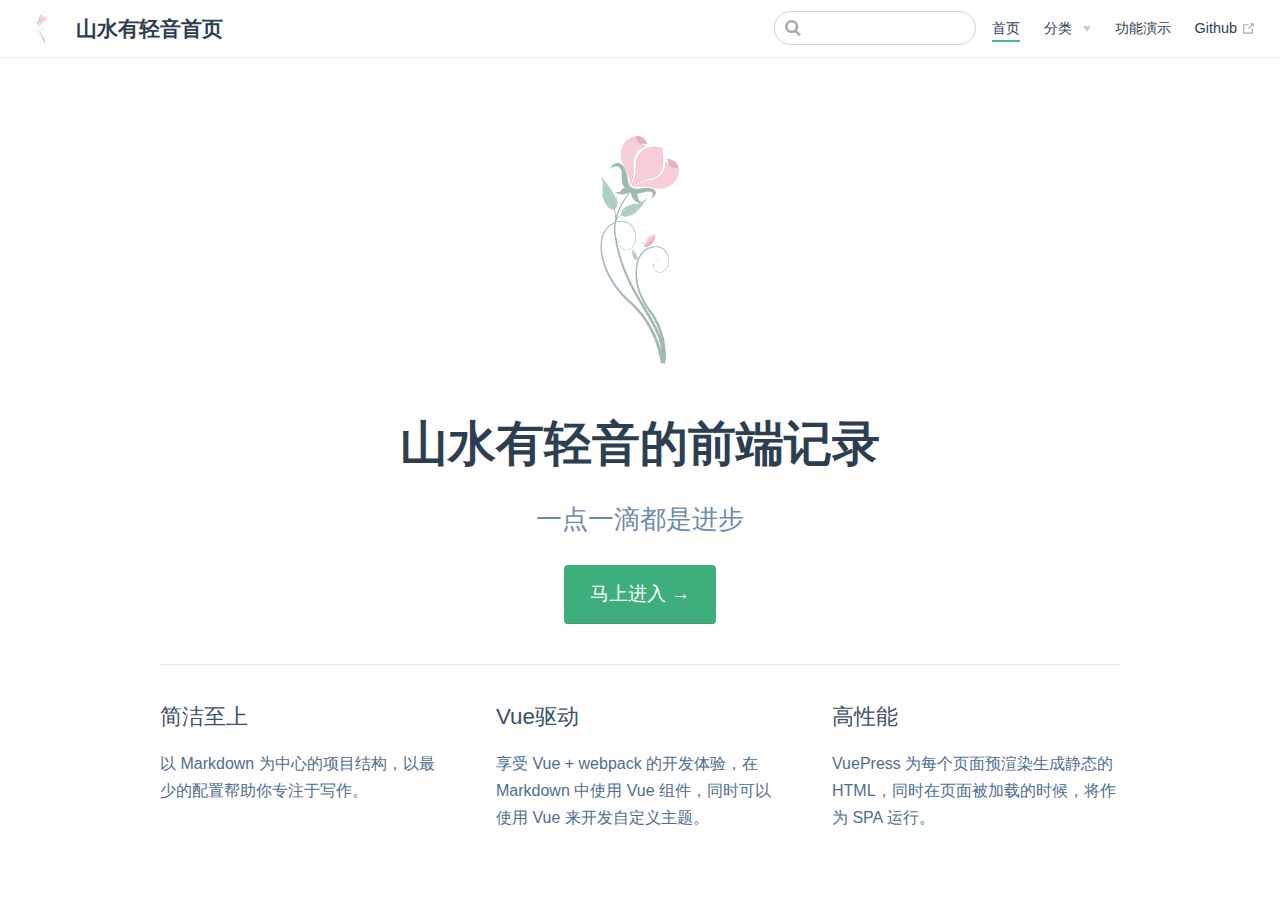
<file: index.html>
<!DOCTYPE html>
<html lang="en-US">
  <head>
    <meta charset="utf-8">
    <meta name="viewport" content="width=device-width,initial-scale=1">
    <title>山水有轻音首页</title>
    <meta name="description" content="山水有轻音的前端记录">
    <link rel="icon" href="/flower.png">
    
    <link rel="preload" href="/assets/css/0.styles.cd3485b0.css" as="style"><link rel="preload" href="/assets/js/app.684e9104.js" as="script"><link rel="preload" href="/assets/js/2.cd2d4880.js" as="script"><link rel="preload" href="/assets/js/5.9857bad2.js" as="script"><link rel="prefetch" href="/assets/js/10.96a83bbe.js"><link rel="prefetch" href="/assets/js/11.b12fe839.js"><link rel="prefetch" href="/assets/js/12.a8d966be.js"><link rel="prefetch" href="/assets/js/13.c9861f26.js"><link rel="prefetch" href="/assets/js/14.1d643e5a.js"><link rel="prefetch" href="/assets/js/3.b5045f62.js"><link rel="prefetch" href="/assets/js/4.fbf645ee.js"><link rel="prefetch" href="/assets/js/6.2c9b576a.js"><link rel="prefetch" href="/assets/js/7.060a841d.js"><link rel="prefetch" href="/assets/js/8.84e56c82.js"><link rel="prefetch" href="/assets/js/9.8a55905d.js">
    <link rel="stylesheet" href="/assets/css/0.styles.cd3485b0.css">
  </head>
  <body>
    <div id="app" data-server-rendered="true"><div class="theme-container no-sidebar"><header class="navbar"><div class="sidebar-button"><svg xmlns="http://www.w3.org/2000/svg" aria-hidden="true" role="img" viewBox="0 0 448 512" class="icon"><path fill="currentColor" d="M436 124H12c-6.627 0-12-5.373-12-12V80c0-6.627 5.373-12 12-12h424c6.627 0 12 5.373 12 12v32c0 6.627-5.373 12-12 12zm0 160H12c-6.627 0-12-5.373-12-12v-32c0-6.627 5.373-12 12-12h424c6.627 0 12 5.373 12 12v32c0 6.627-5.373 12-12 12zm0 160H12c-6.627 0-12-5.373-12-12v-32c0-6.627 5.373-12 12-12h424c6.627 0 12 5.373 12 12v32c0 6.627-5.373 12-12 12z"></path></svg></div> <a href="/" class="home-link router-link-exact-active router-link-active"><img src="/flower.png" alt="山水有轻音首页" class="logo"> <span class="site-name can-hide">山水有轻音首页</span></a> <div class="links"><div class="search-box"><input aria-label="Search" autocomplete="off" spellcheck="false" value=""> <!----></div> <nav class="nav-links can-hide"><div class="nav-item"><a href="/" class="nav-link router-link-exact-active router-link-active">首页</a></div><div class="nav-item"><div class="dropdown-wrapper"><button type="button" aria-label="分类" class="dropdown-title"><span class="title">分类</span> <span class="arrow right"></span></button> <ul class="nav-dropdown" style="display:none;"><li class="dropdown-item"><!----> <a href="/pages/article/articlef.html" class="nav-link">文章</a></li><li class="dropdown-item"><!----> <a href="/pages/floder/first.html" class="nav-link">琐碎</a></li></ul></div></div><div class="nav-item"><a href="/pages/folder1/test3.html" class="nav-link">功能演示</a></div><div class="nav-item"><a href="https://github.com/dwanda" target="_blank" rel="noopener noreferrer" class="nav-link external">
  Github
  <svg xmlns="http://www.w3.org/2000/svg" aria-hidden="true" x="0px" y="0px" viewBox="0 0 100 100" width="15" height="15" class="icon outbound"><path fill="currentColor" d="M18.8,85.1h56l0,0c2.2,0,4-1.8,4-4v-32h-8v28h-48v-48h28v-8h-32l0,0c-2.2,0-4,1.8-4,4v56C14.8,83.3,16.6,85.1,18.8,85.1z"></path> <polygon fill="currentColor" points="45.7,48.7 51.3,54.3 77.2,28.5 77.2,37.2 85.2,37.2 85.2,14.9 62.8,14.9 62.8,22.9 71.5,22.9"></polygon></svg></a></div> <!----></nav></div></header> <div class="sidebar-mask"></div> <aside class="sidebar"><nav class="nav-links"><div class="nav-item"><a href="/" class="nav-link router-link-exact-active router-link-active">首页</a></div><div class="nav-item"><div class="dropdown-wrapper"><button type="button" aria-label="分类" class="dropdown-title"><span class="title">分类</span> <span class="arrow right"></span></button> <ul class="nav-dropdown" style="display:none;"><li class="dropdown-item"><!----> <a href="/pages/article/articlef.html" class="nav-link">文章</a></li><li class="dropdown-item"><!----> <a href="/pages/floder/first.html" class="nav-link">琐碎</a></li></ul></div></div><div class="nav-item"><a href="/pages/folder1/test3.html" class="nav-link">功能演示</a></div><div class="nav-item"><a href="https://github.com/dwanda" target="_blank" rel="noopener noreferrer" class="nav-link external">
  Github
  <svg xmlns="http://www.w3.org/2000/svg" aria-hidden="true" x="0px" y="0px" viewBox="0 0 100 100" width="15" height="15" class="icon outbound"><path fill="currentColor" d="M18.8,85.1h56l0,0c2.2,0,4-1.8,4-4v-32h-8v28h-48v-48h28v-8h-32l0,0c-2.2,0-4,1.8-4,4v56C14.8,83.3,16.6,85.1,18.8,85.1z"></path> <polygon fill="currentColor" points="45.7,48.7 51.3,54.3 77.2,28.5 77.2,37.2 85.2,37.2 85.2,14.9 62.8,14.9 62.8,22.9 71.5,22.9"></polygon></svg></a></div> <!----></nav>  <!----> </aside> <main aria-labelledby="main-title" class="home"><header class="hero"><img src="/flower.png" alt="hero"> <h1 id="main-title">山水有轻音的前端记录</h1> <p class="description">
      一点一滴都是进步
    </p> <p class="action"><a href="/pages/folder/first.html" class="nav-link action-button">马上进入 →</a></p></header> <div class="features"><div class="feature"><h2>简洁至上</h2> <p>以 Markdown 为中心的项目结构，以最少的配置帮助你专注于写作。</p></div><div class="feature"><h2>Vue驱动</h2> <p>享受 Vue + webpack 的开发体验，在 Markdown 中使用 Vue 组件，同时可以使用 Vue 来开发自定义主题。</p></div><div class="feature"><h2>高性能</h2> <p>VuePress 为每个页面预渲染生成静态的 HTML，同时在页面被加载的时候，将作为 SPA 运行。</p></div></div> <div class="theme-default-content custom content__default"></div> <!----></main></div><div class="global-ui"></div></div>
    <script src="/assets/js/app.684e9104.js" defer></script><script src="/assets/js/2.cd2d4880.js" defer></script><script src="/assets/js/5.9857bad2.js" defer></script>
  </body>
</html>
</file>
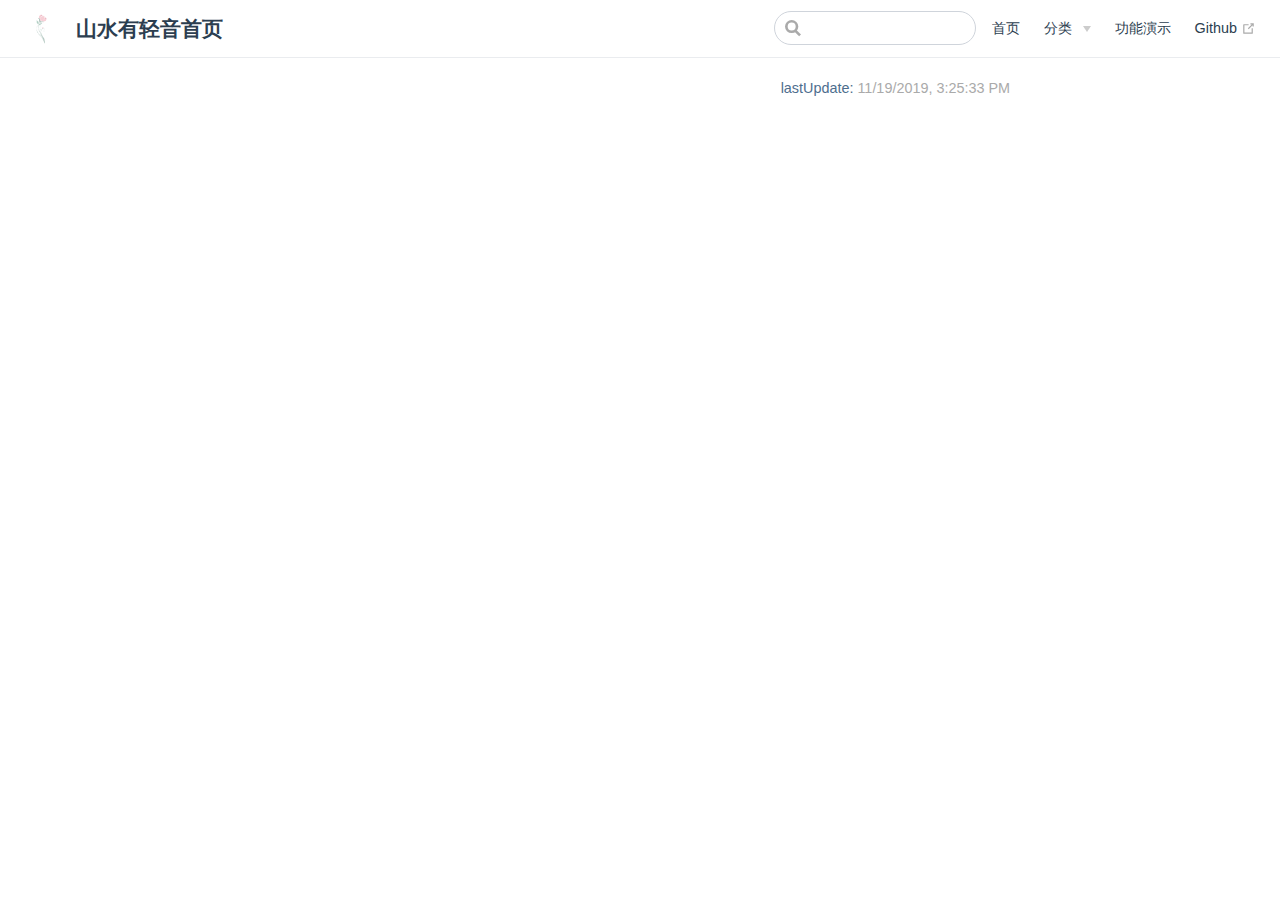
<file: config.html>
<!DOCTYPE html>
<html lang="en-US">
  <head>
    <meta charset="utf-8">
    <meta name="viewport" content="width=device-width,initial-scale=1">
    <title>山水有轻音首页</title>
    <meta name="description" content="山水有轻音的前端记录">
    <link rel="icon" href="/flower.png">
    
    <link rel="preload" href="/assets/css/0.styles.cd3485b0.css" as="style"><link rel="preload" href="/assets/js/app.684e9104.js" as="script"><link rel="preload" href="/assets/js/2.cd2d4880.js" as="script"><link rel="preload" href="/assets/js/6.2c9b576a.js" as="script"><link rel="prefetch" href="/assets/js/10.96a83bbe.js"><link rel="prefetch" href="/assets/js/11.b12fe839.js"><link rel="prefetch" href="/assets/js/12.a8d966be.js"><link rel="prefetch" href="/assets/js/13.c9861f26.js"><link rel="prefetch" href="/assets/js/14.1d643e5a.js"><link rel="prefetch" href="/assets/js/3.b5045f62.js"><link rel="prefetch" href="/assets/js/4.fbf645ee.js"><link rel="prefetch" href="/assets/js/5.9857bad2.js"><link rel="prefetch" href="/assets/js/7.060a841d.js"><link rel="prefetch" href="/assets/js/8.84e56c82.js"><link rel="prefetch" href="/assets/js/9.8a55905d.js">
    <link rel="stylesheet" href="/assets/css/0.styles.cd3485b0.css">
  </head>
  <body>
    <div id="app" data-server-rendered="true"><div class="theme-container no-sidebar"><header class="navbar"><div class="sidebar-button"><svg xmlns="http://www.w3.org/2000/svg" aria-hidden="true" role="img" viewBox="0 0 448 512" class="icon"><path fill="currentColor" d="M436 124H12c-6.627 0-12-5.373-12-12V80c0-6.627 5.373-12 12-12h424c6.627 0 12 5.373 12 12v32c0 6.627-5.373 12-12 12zm0 160H12c-6.627 0-12-5.373-12-12v-32c0-6.627 5.373-12 12-12h424c6.627 0 12 5.373 12 12v32c0 6.627-5.373 12-12 12zm0 160H12c-6.627 0-12-5.373-12-12v-32c0-6.627 5.373-12 12-12h424c6.627 0 12 5.373 12 12v32c0 6.627-5.373 12-12 12z"></path></svg></div> <a href="/" class="home-link router-link-active"><img src="/flower.png" alt="山水有轻音首页" class="logo"> <span class="site-name can-hide">山水有轻音首页</span></a> <div class="links"><div class="search-box"><input aria-label="Search" autocomplete="off" spellcheck="false" value=""> <!----></div> <nav class="nav-links can-hide"><div class="nav-item"><a href="/" class="nav-link">首页</a></div><div class="nav-item"><div class="dropdown-wrapper"><button type="button" aria-label="分类" class="dropdown-title"><span class="title">分类</span> <span class="arrow right"></span></button> <ul class="nav-dropdown" style="display:none;"><li class="dropdown-item"><!----> <a href="/pages/article/articlef.html" class="nav-link">文章</a></li><li class="dropdown-item"><!----> <a href="/pages/floder/first.html" class="nav-link">琐碎</a></li></ul></div></div><div class="nav-item"><a href="/pages/folder1/test3.html" class="nav-link">功能演示</a></div><div class="nav-item"><a href="https://github.com/dwanda" target="_blank" rel="noopener noreferrer" class="nav-link external">
  Github
  <svg xmlns="http://www.w3.org/2000/svg" aria-hidden="true" x="0px" y="0px" viewBox="0 0 100 100" width="15" height="15" class="icon outbound"><path fill="currentColor" d="M18.8,85.1h56l0,0c2.2,0,4-1.8,4-4v-32h-8v28h-48v-48h28v-8h-32l0,0c-2.2,0-4,1.8-4,4v56C14.8,83.3,16.6,85.1,18.8,85.1z"></path> <polygon fill="currentColor" points="45.7,48.7 51.3,54.3 77.2,28.5 77.2,37.2 85.2,37.2 85.2,14.9 62.8,14.9 62.8,22.9 71.5,22.9"></polygon></svg></a></div> <!----></nav></div></header> <div class="sidebar-mask"></div> <aside class="sidebar"><nav class="nav-links"><div class="nav-item"><a href="/" class="nav-link">首页</a></div><div class="nav-item"><div class="dropdown-wrapper"><button type="button" aria-label="分类" class="dropdown-title"><span class="title">分类</span> <span class="arrow right"></span></button> <ul class="nav-dropdown" style="display:none;"><li class="dropdown-item"><!----> <a href="/pages/article/articlef.html" class="nav-link">文章</a></li><li class="dropdown-item"><!----> <a href="/pages/floder/first.html" class="nav-link">琐碎</a></li></ul></div></div><div class="nav-item"><a href="/pages/folder1/test3.html" class="nav-link">功能演示</a></div><div class="nav-item"><a href="https://github.com/dwanda" target="_blank" rel="noopener noreferrer" class="nav-link external">
  Github
  <svg xmlns="http://www.w3.org/2000/svg" aria-hidden="true" x="0px" y="0px" viewBox="0 0 100 100" width="15" height="15" class="icon outbound"><path fill="currentColor" d="M18.8,85.1h56l0,0c2.2,0,4-1.8,4-4v-32h-8v28h-48v-48h28v-8h-32l0,0c-2.2,0-4,1.8-4,4v56C14.8,83.3,16.6,85.1,18.8,85.1z"></path> <polygon fill="currentColor" points="45.7,48.7 51.3,54.3 77.2,28.5 77.2,37.2 85.2,37.2 85.2,14.9 62.8,14.9 62.8,22.9 71.5,22.9"></polygon></svg></a></div> <!----></nav>  <!----> </aside> <main class="page"> <div class="theme-default-content content__default"></div> <footer class="page-edit"><!----> <div class="last-updated"><span class="prefix">lastUpdate:</span> <span class="time">11/19/2019, 3:25:33 PM</span></div></footer> <!----> </main></div><div class="global-ui"></div></div>
    <script src="/assets/js/app.684e9104.js" defer></script><script src="/assets/js/2.cd2d4880.js" defer></script><script src="/assets/js/6.2c9b576a.js" defer></script>
  </body>
</html>
</file>
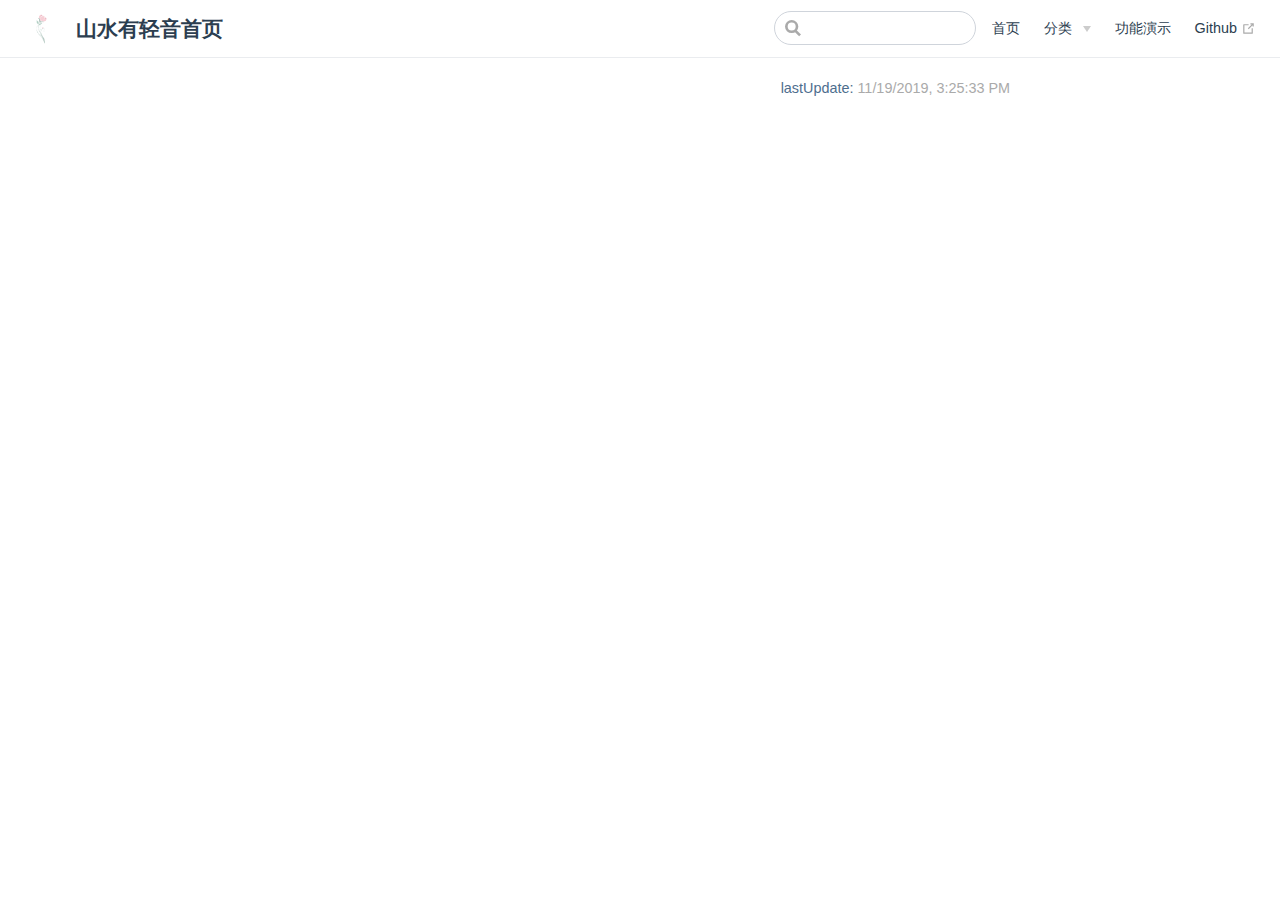
<file: guide/REAMDE.html>
<!DOCTYPE html>
<html lang="en-US">
  <head>
    <meta charset="utf-8">
    <meta name="viewport" content="width=device-width,initial-scale=1">
    <title>山水有轻音首页</title>
    <meta name="description" content="山水有轻音的前端记录">
    <link rel="icon" href="/flower.png">
    
    <link rel="preload" href="/assets/css/0.styles.cd3485b0.css" as="style"><link rel="preload" href="/assets/js/app.684e9104.js" as="script"><link rel="preload" href="/assets/js/2.cd2d4880.js" as="script"><link rel="preload" href="/assets/js/7.060a841d.js" as="script"><link rel="prefetch" href="/assets/js/10.96a83bbe.js"><link rel="prefetch" href="/assets/js/11.b12fe839.js"><link rel="prefetch" href="/assets/js/12.a8d966be.js"><link rel="prefetch" href="/assets/js/13.c9861f26.js"><link rel="prefetch" href="/assets/js/14.1d643e5a.js"><link rel="prefetch" href="/assets/js/3.b5045f62.js"><link rel="prefetch" href="/assets/js/4.fbf645ee.js"><link rel="prefetch" href="/assets/js/5.9857bad2.js"><link rel="prefetch" href="/assets/js/6.2c9b576a.js"><link rel="prefetch" href="/assets/js/8.84e56c82.js"><link rel="prefetch" href="/assets/js/9.8a55905d.js">
    <link rel="stylesheet" href="/assets/css/0.styles.cd3485b0.css">
  </head>
  <body>
    <div id="app" data-server-rendered="true"><div class="theme-container no-sidebar"><header class="navbar"><div class="sidebar-button"><svg xmlns="http://www.w3.org/2000/svg" aria-hidden="true" role="img" viewBox="0 0 448 512" class="icon"><path fill="currentColor" d="M436 124H12c-6.627 0-12-5.373-12-12V80c0-6.627 5.373-12 12-12h424c6.627 0 12 5.373 12 12v32c0 6.627-5.373 12-12 12zm0 160H12c-6.627 0-12-5.373-12-12v-32c0-6.627 5.373-12 12-12h424c6.627 0 12 5.373 12 12v32c0 6.627-5.373 12-12 12zm0 160H12c-6.627 0-12-5.373-12-12v-32c0-6.627 5.373-12 12-12h424c6.627 0 12 5.373 12 12v32c0 6.627-5.373 12-12 12z"></path></svg></div> <a href="/" class="home-link router-link-active"><img src="/flower.png" alt="山水有轻音首页" class="logo"> <span class="site-name can-hide">山水有轻音首页</span></a> <div class="links"><div class="search-box"><input aria-label="Search" autocomplete="off" spellcheck="false" value=""> <!----></div> <nav class="nav-links can-hide"><div class="nav-item"><a href="/" class="nav-link">首页</a></div><div class="nav-item"><div class="dropdown-wrapper"><button type="button" aria-label="分类" class="dropdown-title"><span class="title">分类</span> <span class="arrow right"></span></button> <ul class="nav-dropdown" style="display:none;"><li class="dropdown-item"><!----> <a href="/pages/article/articlef.html" class="nav-link">文章</a></li><li class="dropdown-item"><!----> <a href="/pages/floder/first.html" class="nav-link">琐碎</a></li></ul></div></div><div class="nav-item"><a href="/pages/folder1/test3.html" class="nav-link">功能演示</a></div><div class="nav-item"><a href="https://github.com/dwanda" target="_blank" rel="noopener noreferrer" class="nav-link external">
  Github
  <svg xmlns="http://www.w3.org/2000/svg" aria-hidden="true" x="0px" y="0px" viewBox="0 0 100 100" width="15" height="15" class="icon outbound"><path fill="currentColor" d="M18.8,85.1h56l0,0c2.2,0,4-1.8,4-4v-32h-8v28h-48v-48h28v-8h-32l0,0c-2.2,0-4,1.8-4,4v56C14.8,83.3,16.6,85.1,18.8,85.1z"></path> <polygon fill="currentColor" points="45.7,48.7 51.3,54.3 77.2,28.5 77.2,37.2 85.2,37.2 85.2,14.9 62.8,14.9 62.8,22.9 71.5,22.9"></polygon></svg></a></div> <!----></nav></div></header> <div class="sidebar-mask"></div> <aside class="sidebar"><nav class="nav-links"><div class="nav-item"><a href="/" class="nav-link">首页</a></div><div class="nav-item"><div class="dropdown-wrapper"><button type="button" aria-label="分类" class="dropdown-title"><span class="title">分类</span> <span class="arrow right"></span></button> <ul class="nav-dropdown" style="display:none;"><li class="dropdown-item"><!----> <a href="/pages/article/articlef.html" class="nav-link">文章</a></li><li class="dropdown-item"><!----> <a href="/pages/floder/first.html" class="nav-link">琐碎</a></li></ul></div></div><div class="nav-item"><a href="/pages/folder1/test3.html" class="nav-link">功能演示</a></div><div class="nav-item"><a href="https://github.com/dwanda" target="_blank" rel="noopener noreferrer" class="nav-link external">
  Github
  <svg xmlns="http://www.w3.org/2000/svg" aria-hidden="true" x="0px" y="0px" viewBox="0 0 100 100" width="15" height="15" class="icon outbound"><path fill="currentColor" d="M18.8,85.1h56l0,0c2.2,0,4-1.8,4-4v-32h-8v28h-48v-48h28v-8h-32l0,0c-2.2,0-4,1.8-4,4v56C14.8,83.3,16.6,85.1,18.8,85.1z"></path> <polygon fill="currentColor" points="45.7,48.7 51.3,54.3 77.2,28.5 77.2,37.2 85.2,37.2 85.2,14.9 62.8,14.9 62.8,22.9 71.5,22.9"></polygon></svg></a></div> <!----></nav>  <!----> </aside> <main class="page"> <div class="theme-default-content content__default"></div> <footer class="page-edit"><!----> <div class="last-updated"><span class="prefix">lastUpdate:</span> <span class="time">11/19/2019, 3:25:33 PM</span></div></footer> <!----> </main></div><div class="global-ui"></div></div>
    <script src="/assets/js/app.684e9104.js" defer></script><script src="/assets/js/2.cd2d4880.js" defer></script><script src="/assets/js/7.060a841d.js" defer></script>
  </body>
</html>
</file>
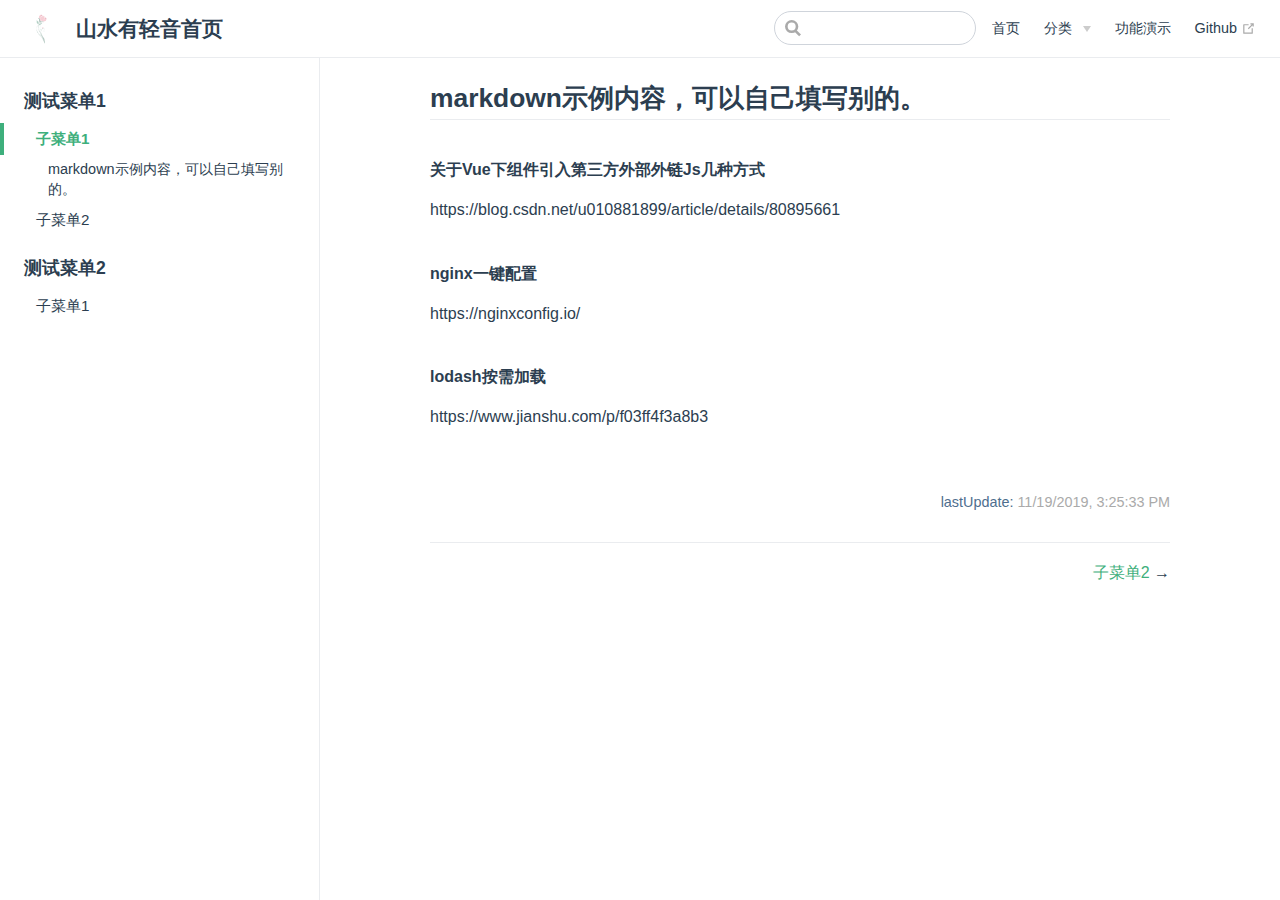
<file: pages/article/articlef.html>
<!DOCTYPE html>
<html lang="en-US">
  <head>
    <meta charset="utf-8">
    <meta name="viewport" content="width=device-width,initial-scale=1">
    <title>markdown示例内容，可以自己填写别的。 | 山水有轻音首页</title>
    <meta name="description" content="山水有轻音的前端记录">
    <link rel="icon" href="/flower.png">
    
    <link rel="preload" href="/assets/css/0.styles.cd3485b0.css" as="style"><link rel="preload" href="/assets/js/app.684e9104.js" as="script"><link rel="preload" href="/assets/js/2.cd2d4880.js" as="script"><link rel="preload" href="/assets/js/8.84e56c82.js" as="script"><link rel="prefetch" href="/assets/js/10.96a83bbe.js"><link rel="prefetch" href="/assets/js/11.b12fe839.js"><link rel="prefetch" href="/assets/js/12.a8d966be.js"><link rel="prefetch" href="/assets/js/13.c9861f26.js"><link rel="prefetch" href="/assets/js/14.1d643e5a.js"><link rel="prefetch" href="/assets/js/3.b5045f62.js"><link rel="prefetch" href="/assets/js/4.fbf645ee.js"><link rel="prefetch" href="/assets/js/5.9857bad2.js"><link rel="prefetch" href="/assets/js/6.2c9b576a.js"><link rel="prefetch" href="/assets/js/7.060a841d.js"><link rel="prefetch" href="/assets/js/9.8a55905d.js">
    <link rel="stylesheet" href="/assets/css/0.styles.cd3485b0.css">
  </head>
  <body>
    <div id="app" data-server-rendered="true"><div class="theme-container"><header class="navbar"><div class="sidebar-button"><svg xmlns="http://www.w3.org/2000/svg" aria-hidden="true" role="img" viewBox="0 0 448 512" class="icon"><path fill="currentColor" d="M436 124H12c-6.627 0-12-5.373-12-12V80c0-6.627 5.373-12 12-12h424c6.627 0 12 5.373 12 12v32c0 6.627-5.373 12-12 12zm0 160H12c-6.627 0-12-5.373-12-12v-32c0-6.627 5.373-12 12-12h424c6.627 0 12 5.373 12 12v32c0 6.627-5.373 12-12 12zm0 160H12c-6.627 0-12-5.373-12-12v-32c0-6.627 5.373-12 12-12h424c6.627 0 12 5.373 12 12v32c0 6.627-5.373 12-12 12z"></path></svg></div> <a href="/" class="home-link router-link-active"><img src="/flower.png" alt="山水有轻音首页" class="logo"> <span class="site-name can-hide">山水有轻音首页</span></a> <div class="links"><div class="search-box"><input aria-label="Search" autocomplete="off" spellcheck="false" value=""> <!----></div> <nav class="nav-links can-hide"><div class="nav-item"><a href="/" class="nav-link">首页</a></div><div class="nav-item"><div class="dropdown-wrapper"><button type="button" aria-label="分类" class="dropdown-title"><span class="title">分类</span> <span class="arrow right"></span></button> <ul class="nav-dropdown" style="display:none;"><li class="dropdown-item"><!----> <a href="/pages/article/articlef.html" class="nav-link router-link-exact-active router-link-active">文章</a></li><li class="dropdown-item"><!----> <a href="/pages/floder/first.html" class="nav-link">琐碎</a></li></ul></div></div><div class="nav-item"><a href="/pages/folder1/test3.html" class="nav-link">功能演示</a></div><div class="nav-item"><a href="https://github.com/dwanda" target="_blank" rel="noopener noreferrer" class="nav-link external">
  Github
  <svg xmlns="http://www.w3.org/2000/svg" aria-hidden="true" x="0px" y="0px" viewBox="0 0 100 100" width="15" height="15" class="icon outbound"><path fill="currentColor" d="M18.8,85.1h56l0,0c2.2,0,4-1.8,4-4v-32h-8v28h-48v-48h28v-8h-32l0,0c-2.2,0-4,1.8-4,4v56C14.8,83.3,16.6,85.1,18.8,85.1z"></path> <polygon fill="currentColor" points="45.7,48.7 51.3,54.3 77.2,28.5 77.2,37.2 85.2,37.2 85.2,14.9 62.8,14.9 62.8,22.9 71.5,22.9"></polygon></svg></a></div> <!----></nav></div></header> <div class="sidebar-mask"></div> <aside class="sidebar"><nav class="nav-links"><div class="nav-item"><a href="/" class="nav-link">首页</a></div><div class="nav-item"><div class="dropdown-wrapper"><button type="button" aria-label="分类" class="dropdown-title"><span class="title">分类</span> <span class="arrow right"></span></button> <ul class="nav-dropdown" style="display:none;"><li class="dropdown-item"><!----> <a href="/pages/article/articlef.html" class="nav-link router-link-exact-active router-link-active">文章</a></li><li class="dropdown-item"><!----> <a href="/pages/floder/first.html" class="nav-link">琐碎</a></li></ul></div></div><div class="nav-item"><a href="/pages/folder1/test3.html" class="nav-link">功能演示</a></div><div class="nav-item"><a href="https://github.com/dwanda" target="_blank" rel="noopener noreferrer" class="nav-link external">
  Github
  <svg xmlns="http://www.w3.org/2000/svg" aria-hidden="true" x="0px" y="0px" viewBox="0 0 100 100" width="15" height="15" class="icon outbound"><path fill="currentColor" d="M18.8,85.1h56l0,0c2.2,0,4-1.8,4-4v-32h-8v28h-48v-48h28v-8h-32l0,0c-2.2,0-4,1.8-4,4v56C14.8,83.3,16.6,85.1,18.8,85.1z"></path> <polygon fill="currentColor" points="45.7,48.7 51.3,54.3 77.2,28.5 77.2,37.2 85.2,37.2 85.2,14.9 62.8,14.9 62.8,22.9 71.5,22.9"></polygon></svg></a></div> <!----></nav>  <ul class="sidebar-links"><li><section class="sidebar-group depth-0"><p class="sidebar-heading open"><span>测试菜单1</span> <!----></p> <ul class="sidebar-links sidebar-group-items"><li><a href="/pages/article/articlef.html" class="active sidebar-link">子菜单1</a><ul class="sidebar-sub-headers"><li class="sidebar-sub-header"><a href="/pages/article/articlef.html#markdown示例内容，可以自己填写别的。" class="sidebar-link">markdown示例内容，可以自己填写别的。</a></li></ul></li><li><a href="/pages/article/articles.html" class="sidebar-link">子菜单2</a></li></ul></section></li><li><section class="sidebar-group depth-0"><p class="sidebar-heading"><span>测试菜单2</span> <!----></p> <ul class="sidebar-links sidebar-group-items"><li><a href="/pages/article/articleg.html" class="sidebar-link">子菜单1</a></li></ul></section></li></ul> </aside> <main class="page"> <div class="theme-default-content content__default"><h2 id="markdown示例内容，可以自己填写别的。"><a href="#markdown示例内容，可以自己填写别的。" class="header-anchor">#</a> markdown示例内容，可以自己填写别的。</h2> <h4 id="关于vue下组件引入第三方外部外链js几种方式"><a href="#关于vue下组件引入第三方外部外链js几种方式" class="header-anchor">#</a> 关于Vue下组件引入第三方外部外链Js几种方式</h4> <p>https://blog.csdn.net/u010881899/article/details/80895661</p> <h4 id="nginx一键配置"><a href="#nginx一键配置" class="header-anchor">#</a> nginx一键配置</h4> <p>https://nginxconfig.io/</p> <h4 id="lodash按需加载"><a href="#lodash按需加载" class="header-anchor">#</a> lodash按需加载</h4> <p>https://www.jianshu.com/p/f03ff4f3a8b3</p></div> <footer class="page-edit"><!----> <div class="last-updated"><span class="prefix">lastUpdate:</span> <span class="time">11/19/2019, 3:25:33 PM</span></div></footer> <div class="page-nav"><p class="inner"><!----> <span class="next"><a href="/pages/article/articles.html">子菜单2</a>
      →
    </span></p></div> </main></div><div class="global-ui"></div></div>
    <script src="/assets/js/app.684e9104.js" defer></script><script src="/assets/js/2.cd2d4880.js" defer></script><script src="/assets/js/8.84e56c82.js" defer></script>
  </body>
</html>
</file>
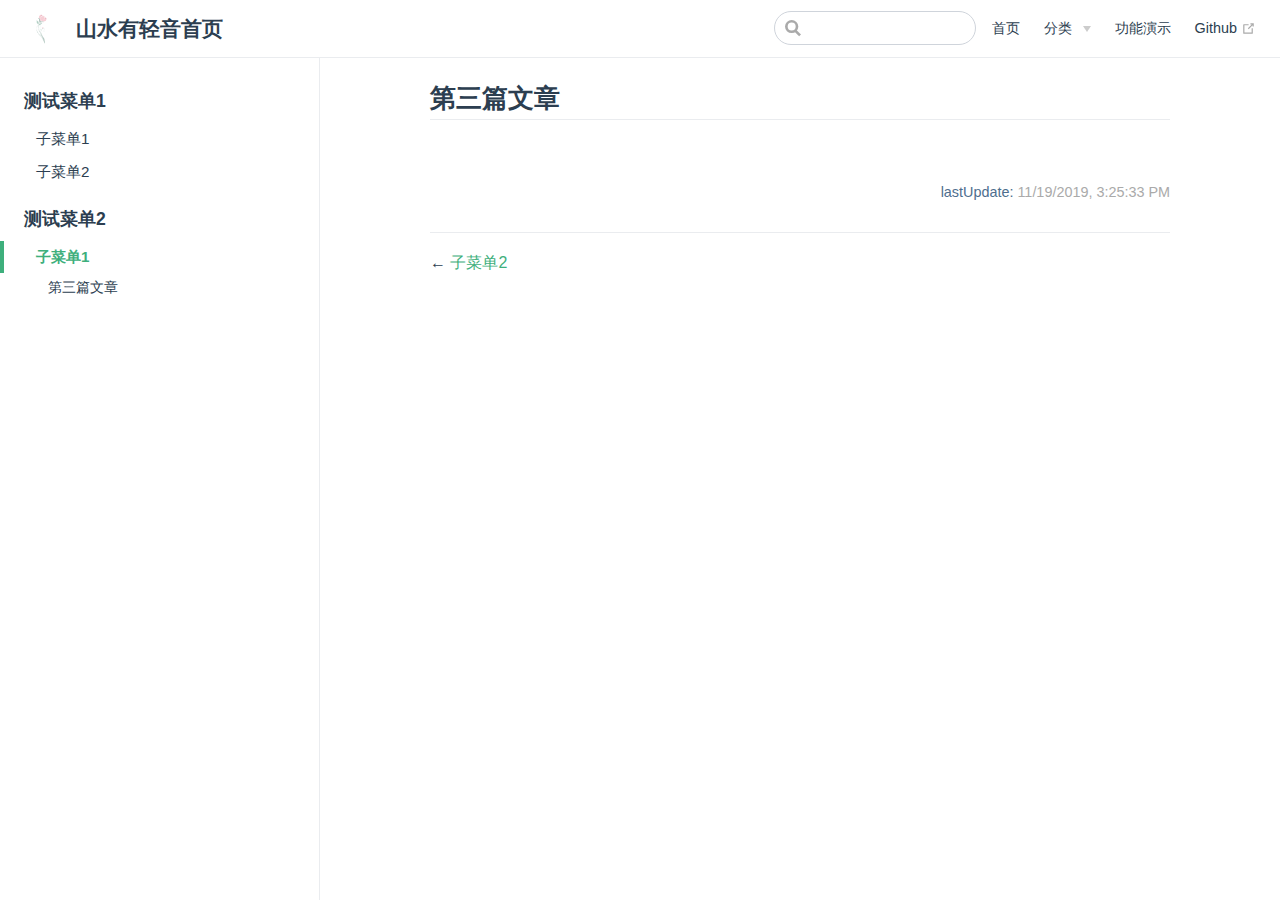
<file: pages/article/articleg.html>
<!DOCTYPE html>
<html lang="en-US">
  <head>
    <meta charset="utf-8">
    <meta name="viewport" content="width=device-width,initial-scale=1">
    <title>第三篇文章 | 山水有轻音首页</title>
    <meta name="description" content="山水有轻音的前端记录">
    <link rel="icon" href="/flower.png">
    
    <link rel="preload" href="/assets/css/0.styles.cd3485b0.css" as="style"><link rel="preload" href="/assets/js/app.684e9104.js" as="script"><link rel="preload" href="/assets/js/2.cd2d4880.js" as="script"><link rel="preload" href="/assets/js/9.8a55905d.js" as="script"><link rel="prefetch" href="/assets/js/10.96a83bbe.js"><link rel="prefetch" href="/assets/js/11.b12fe839.js"><link rel="prefetch" href="/assets/js/12.a8d966be.js"><link rel="prefetch" href="/assets/js/13.c9861f26.js"><link rel="prefetch" href="/assets/js/14.1d643e5a.js"><link rel="prefetch" href="/assets/js/3.b5045f62.js"><link rel="prefetch" href="/assets/js/4.fbf645ee.js"><link rel="prefetch" href="/assets/js/5.9857bad2.js"><link rel="prefetch" href="/assets/js/6.2c9b576a.js"><link rel="prefetch" href="/assets/js/7.060a841d.js"><link rel="prefetch" href="/assets/js/8.84e56c82.js">
    <link rel="stylesheet" href="/assets/css/0.styles.cd3485b0.css">
  </head>
  <body>
    <div id="app" data-server-rendered="true"><div class="theme-container"><header class="navbar"><div class="sidebar-button"><svg xmlns="http://www.w3.org/2000/svg" aria-hidden="true" role="img" viewBox="0 0 448 512" class="icon"><path fill="currentColor" d="M436 124H12c-6.627 0-12-5.373-12-12V80c0-6.627 5.373-12 12-12h424c6.627 0 12 5.373 12 12v32c0 6.627-5.373 12-12 12zm0 160H12c-6.627 0-12-5.373-12-12v-32c0-6.627 5.373-12 12-12h424c6.627 0 12 5.373 12 12v32c0 6.627-5.373 12-12 12zm0 160H12c-6.627 0-12-5.373-12-12v-32c0-6.627 5.373-12 12-12h424c6.627 0 12 5.373 12 12v32c0 6.627-5.373 12-12 12z"></path></svg></div> <a href="/" class="home-link router-link-active"><img src="/flower.png" alt="山水有轻音首页" class="logo"> <span class="site-name can-hide">山水有轻音首页</span></a> <div class="links"><div class="search-box"><input aria-label="Search" autocomplete="off" spellcheck="false" value=""> <!----></div> <nav class="nav-links can-hide"><div class="nav-item"><a href="/" class="nav-link">首页</a></div><div class="nav-item"><div class="dropdown-wrapper"><button type="button" aria-label="分类" class="dropdown-title"><span class="title">分类</span> <span class="arrow right"></span></button> <ul class="nav-dropdown" style="display:none;"><li class="dropdown-item"><!----> <a href="/pages/article/articlef.html" class="nav-link">文章</a></li><li class="dropdown-item"><!----> <a href="/pages/floder/first.html" class="nav-link">琐碎</a></li></ul></div></div><div class="nav-item"><a href="/pages/folder1/test3.html" class="nav-link">功能演示</a></div><div class="nav-item"><a href="https://github.com/dwanda" target="_blank" rel="noopener noreferrer" class="nav-link external">
  Github
  <svg xmlns="http://www.w3.org/2000/svg" aria-hidden="true" x="0px" y="0px" viewBox="0 0 100 100" width="15" height="15" class="icon outbound"><path fill="currentColor" d="M18.8,85.1h56l0,0c2.2,0,4-1.8,4-4v-32h-8v28h-48v-48h28v-8h-32l0,0c-2.2,0-4,1.8-4,4v56C14.8,83.3,16.6,85.1,18.8,85.1z"></path> <polygon fill="currentColor" points="45.7,48.7 51.3,54.3 77.2,28.5 77.2,37.2 85.2,37.2 85.2,14.9 62.8,14.9 62.8,22.9 71.5,22.9"></polygon></svg></a></div> <!----></nav></div></header> <div class="sidebar-mask"></div> <aside class="sidebar"><nav class="nav-links"><div class="nav-item"><a href="/" class="nav-link">首页</a></div><div class="nav-item"><div class="dropdown-wrapper"><button type="button" aria-label="分类" class="dropdown-title"><span class="title">分类</span> <span class="arrow right"></span></button> <ul class="nav-dropdown" style="display:none;"><li class="dropdown-item"><!----> <a href="/pages/article/articlef.html" class="nav-link">文章</a></li><li class="dropdown-item"><!----> <a href="/pages/floder/first.html" class="nav-link">琐碎</a></li></ul></div></div><div class="nav-item"><a href="/pages/folder1/test3.html" class="nav-link">功能演示</a></div><div class="nav-item"><a href="https://github.com/dwanda" target="_blank" rel="noopener noreferrer" class="nav-link external">
  Github
  <svg xmlns="http://www.w3.org/2000/svg" aria-hidden="true" x="0px" y="0px" viewBox="0 0 100 100" width="15" height="15" class="icon outbound"><path fill="currentColor" d="M18.8,85.1h56l0,0c2.2,0,4-1.8,4-4v-32h-8v28h-48v-48h28v-8h-32l0,0c-2.2,0-4,1.8-4,4v56C14.8,83.3,16.6,85.1,18.8,85.1z"></path> <polygon fill="currentColor" points="45.7,48.7 51.3,54.3 77.2,28.5 77.2,37.2 85.2,37.2 85.2,14.9 62.8,14.9 62.8,22.9 71.5,22.9"></polygon></svg></a></div> <!----></nav>  <ul class="sidebar-links"><li><section class="sidebar-group depth-0"><p class="sidebar-heading"><span>测试菜单1</span> <!----></p> <ul class="sidebar-links sidebar-group-items"><li><a href="/pages/article/articlef.html" class="sidebar-link">子菜单1</a></li><li><a href="/pages/article/articles.html" class="sidebar-link">子菜单2</a></li></ul></section></li><li><section class="sidebar-group depth-0"><p class="sidebar-heading open"><span>测试菜单2</span> <!----></p> <ul class="sidebar-links sidebar-group-items"><li><a href="/pages/article/articleg.html" class="active sidebar-link">子菜单1</a><ul class="sidebar-sub-headers"><li class="sidebar-sub-header"><a href="/pages/article/articleg.html#第三篇文章" class="sidebar-link">第三篇文章</a></li></ul></li></ul></section></li></ul> </aside> <main class="page"> <div class="theme-default-content content__default"><h2 id="第三篇文章"><a href="#第三篇文章" class="header-anchor">#</a> 第三篇文章</h2></div> <footer class="page-edit"><!----> <div class="last-updated"><span class="prefix">lastUpdate:</span> <span class="time">11/19/2019, 3:25:33 PM</span></div></footer> <div class="page-nav"><p class="inner"><span class="prev">
      ←
      <a href="/pages/article/articles.html" class="prev">子菜单2</a></span> <!----></p></div> </main></div><div class="global-ui"></div></div>
    <script src="/assets/js/app.684e9104.js" defer></script><script src="/assets/js/2.cd2d4880.js" defer></script><script src="/assets/js/9.8a55905d.js" defer></script>
  </body>
</html>
</file>
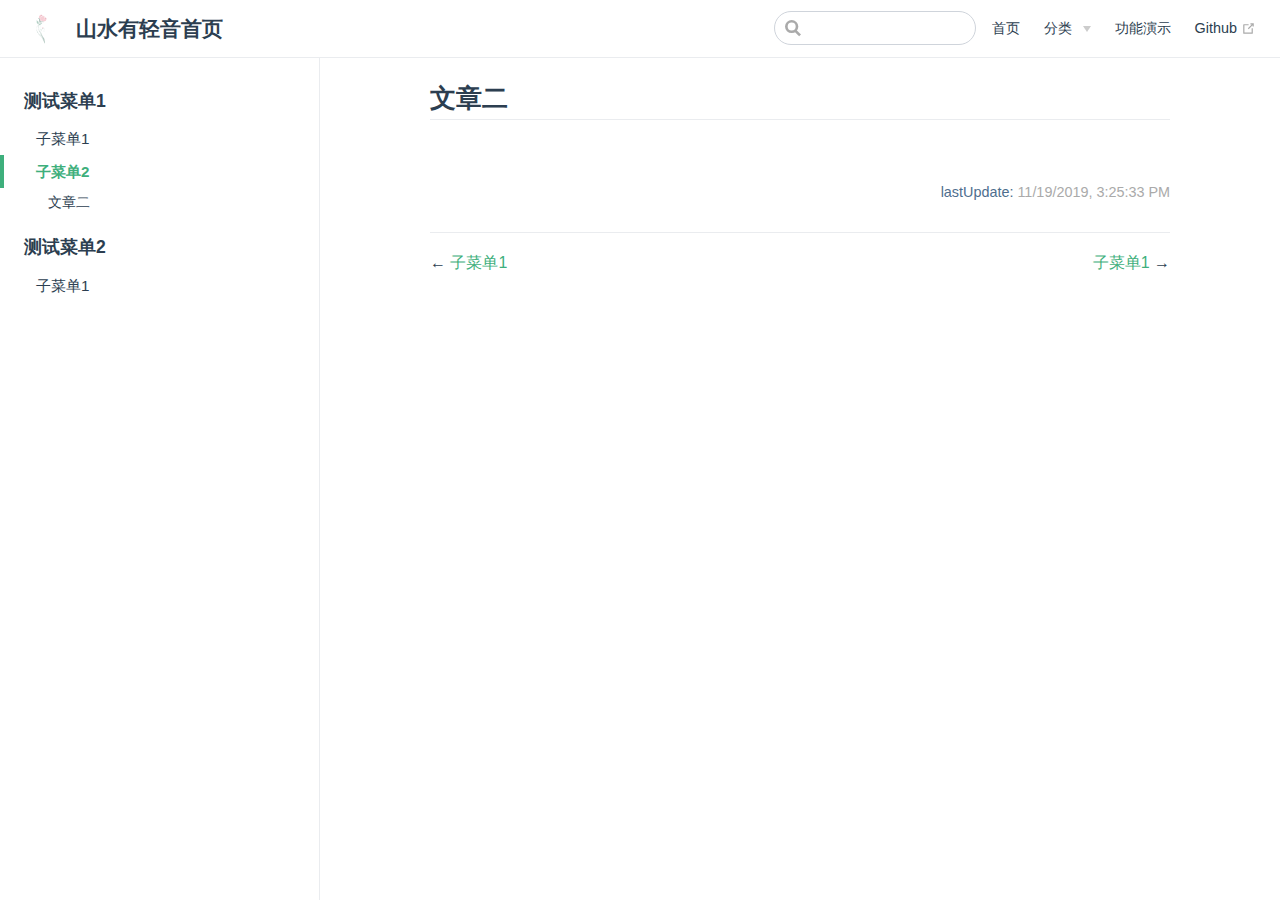
<file: pages/article/articles.html>
<!DOCTYPE html>
<html lang="en-US">
  <head>
    <meta charset="utf-8">
    <meta name="viewport" content="width=device-width,initial-scale=1">
    <title>文章二 | 山水有轻音首页</title>
    <meta name="description" content="山水有轻音的前端记录">
    <link rel="icon" href="/flower.png">
    
    <link rel="preload" href="/assets/css/0.styles.cd3485b0.css" as="style"><link rel="preload" href="/assets/js/app.684e9104.js" as="script"><link rel="preload" href="/assets/js/2.cd2d4880.js" as="script"><link rel="preload" href="/assets/js/10.96a83bbe.js" as="script"><link rel="prefetch" href="/assets/js/11.b12fe839.js"><link rel="prefetch" href="/assets/js/12.a8d966be.js"><link rel="prefetch" href="/assets/js/13.c9861f26.js"><link rel="prefetch" href="/assets/js/14.1d643e5a.js"><link rel="prefetch" href="/assets/js/3.b5045f62.js"><link rel="prefetch" href="/assets/js/4.fbf645ee.js"><link rel="prefetch" href="/assets/js/5.9857bad2.js"><link rel="prefetch" href="/assets/js/6.2c9b576a.js"><link rel="prefetch" href="/assets/js/7.060a841d.js"><link rel="prefetch" href="/assets/js/8.84e56c82.js"><link rel="prefetch" href="/assets/js/9.8a55905d.js">
    <link rel="stylesheet" href="/assets/css/0.styles.cd3485b0.css">
  </head>
  <body>
    <div id="app" data-server-rendered="true"><div class="theme-container"><header class="navbar"><div class="sidebar-button"><svg xmlns="http://www.w3.org/2000/svg" aria-hidden="true" role="img" viewBox="0 0 448 512" class="icon"><path fill="currentColor" d="M436 124H12c-6.627 0-12-5.373-12-12V80c0-6.627 5.373-12 12-12h424c6.627 0 12 5.373 12 12v32c0 6.627-5.373 12-12 12zm0 160H12c-6.627 0-12-5.373-12-12v-32c0-6.627 5.373-12 12-12h424c6.627 0 12 5.373 12 12v32c0 6.627-5.373 12-12 12zm0 160H12c-6.627 0-12-5.373-12-12v-32c0-6.627 5.373-12 12-12h424c6.627 0 12 5.373 12 12v32c0 6.627-5.373 12-12 12z"></path></svg></div> <a href="/" class="home-link router-link-active"><img src="/flower.png" alt="山水有轻音首页" class="logo"> <span class="site-name can-hide">山水有轻音首页</span></a> <div class="links"><div class="search-box"><input aria-label="Search" autocomplete="off" spellcheck="false" value=""> <!----></div> <nav class="nav-links can-hide"><div class="nav-item"><a href="/" class="nav-link">首页</a></div><div class="nav-item"><div class="dropdown-wrapper"><button type="button" aria-label="分类" class="dropdown-title"><span class="title">分类</span> <span class="arrow right"></span></button> <ul class="nav-dropdown" style="display:none;"><li class="dropdown-item"><!----> <a href="/pages/article/articlef.html" class="nav-link">文章</a></li><li class="dropdown-item"><!----> <a href="/pages/floder/first.html" class="nav-link">琐碎</a></li></ul></div></div><div class="nav-item"><a href="/pages/folder1/test3.html" class="nav-link">功能演示</a></div><div class="nav-item"><a href="https://github.com/dwanda" target="_blank" rel="noopener noreferrer" class="nav-link external">
  Github
  <svg xmlns="http://www.w3.org/2000/svg" aria-hidden="true" x="0px" y="0px" viewBox="0 0 100 100" width="15" height="15" class="icon outbound"><path fill="currentColor" d="M18.8,85.1h56l0,0c2.2,0,4-1.8,4-4v-32h-8v28h-48v-48h28v-8h-32l0,0c-2.2,0-4,1.8-4,4v56C14.8,83.3,16.6,85.1,18.8,85.1z"></path> <polygon fill="currentColor" points="45.7,48.7 51.3,54.3 77.2,28.5 77.2,37.2 85.2,37.2 85.2,14.9 62.8,14.9 62.8,22.9 71.5,22.9"></polygon></svg></a></div> <!----></nav></div></header> <div class="sidebar-mask"></div> <aside class="sidebar"><nav class="nav-links"><div class="nav-item"><a href="/" class="nav-link">首页</a></div><div class="nav-item"><div class="dropdown-wrapper"><button type="button" aria-label="分类" class="dropdown-title"><span class="title">分类</span> <span class="arrow right"></span></button> <ul class="nav-dropdown" style="display:none;"><li class="dropdown-item"><!----> <a href="/pages/article/articlef.html" class="nav-link">文章</a></li><li class="dropdown-item"><!----> <a href="/pages/floder/first.html" class="nav-link">琐碎</a></li></ul></div></div><div class="nav-item"><a href="/pages/folder1/test3.html" class="nav-link">功能演示</a></div><div class="nav-item"><a href="https://github.com/dwanda" target="_blank" rel="noopener noreferrer" class="nav-link external">
  Github
  <svg xmlns="http://www.w3.org/2000/svg" aria-hidden="true" x="0px" y="0px" viewBox="0 0 100 100" width="15" height="15" class="icon outbound"><path fill="currentColor" d="M18.8,85.1h56l0,0c2.2,0,4-1.8,4-4v-32h-8v28h-48v-48h28v-8h-32l0,0c-2.2,0-4,1.8-4,4v56C14.8,83.3,16.6,85.1,18.8,85.1z"></path> <polygon fill="currentColor" points="45.7,48.7 51.3,54.3 77.2,28.5 77.2,37.2 85.2,37.2 85.2,14.9 62.8,14.9 62.8,22.9 71.5,22.9"></polygon></svg></a></div> <!----></nav>  <ul class="sidebar-links"><li><section class="sidebar-group depth-0"><p class="sidebar-heading open"><span>测试菜单1</span> <!----></p> <ul class="sidebar-links sidebar-group-items"><li><a href="/pages/article/articlef.html" class="sidebar-link">子菜单1</a></li><li><a href="/pages/article/articles.html" class="active sidebar-link">子菜单2</a><ul class="sidebar-sub-headers"><li class="sidebar-sub-header"><a href="/pages/article/articles.html#文章二" class="sidebar-link">文章二</a></li></ul></li></ul></section></li><li><section class="sidebar-group depth-0"><p class="sidebar-heading"><span>测试菜单2</span> <!----></p> <ul class="sidebar-links sidebar-group-items"><li><a href="/pages/article/articleg.html" class="sidebar-link">子菜单1</a></li></ul></section></li></ul> </aside> <main class="page"> <div class="theme-default-content content__default"><h2 id="文章二"><a href="#文章二" class="header-anchor">#</a> 文章二</h2></div> <footer class="page-edit"><!----> <div class="last-updated"><span class="prefix">lastUpdate:</span> <span class="time">11/19/2019, 3:25:33 PM</span></div></footer> <div class="page-nav"><p class="inner"><span class="prev">
      ←
      <a href="/pages/article/articlef.html" class="prev">子菜单1</a></span> <span class="next"><a href="/pages/article/articleg.html">子菜单1</a>
      →
    </span></p></div> </main></div><div class="global-ui"></div></div>
    <script src="/assets/js/app.684e9104.js" defer></script><script src="/assets/js/2.cd2d4880.js" defer></script><script src="/assets/js/10.96a83bbe.js" defer></script>
  </body>
</html>
</file>
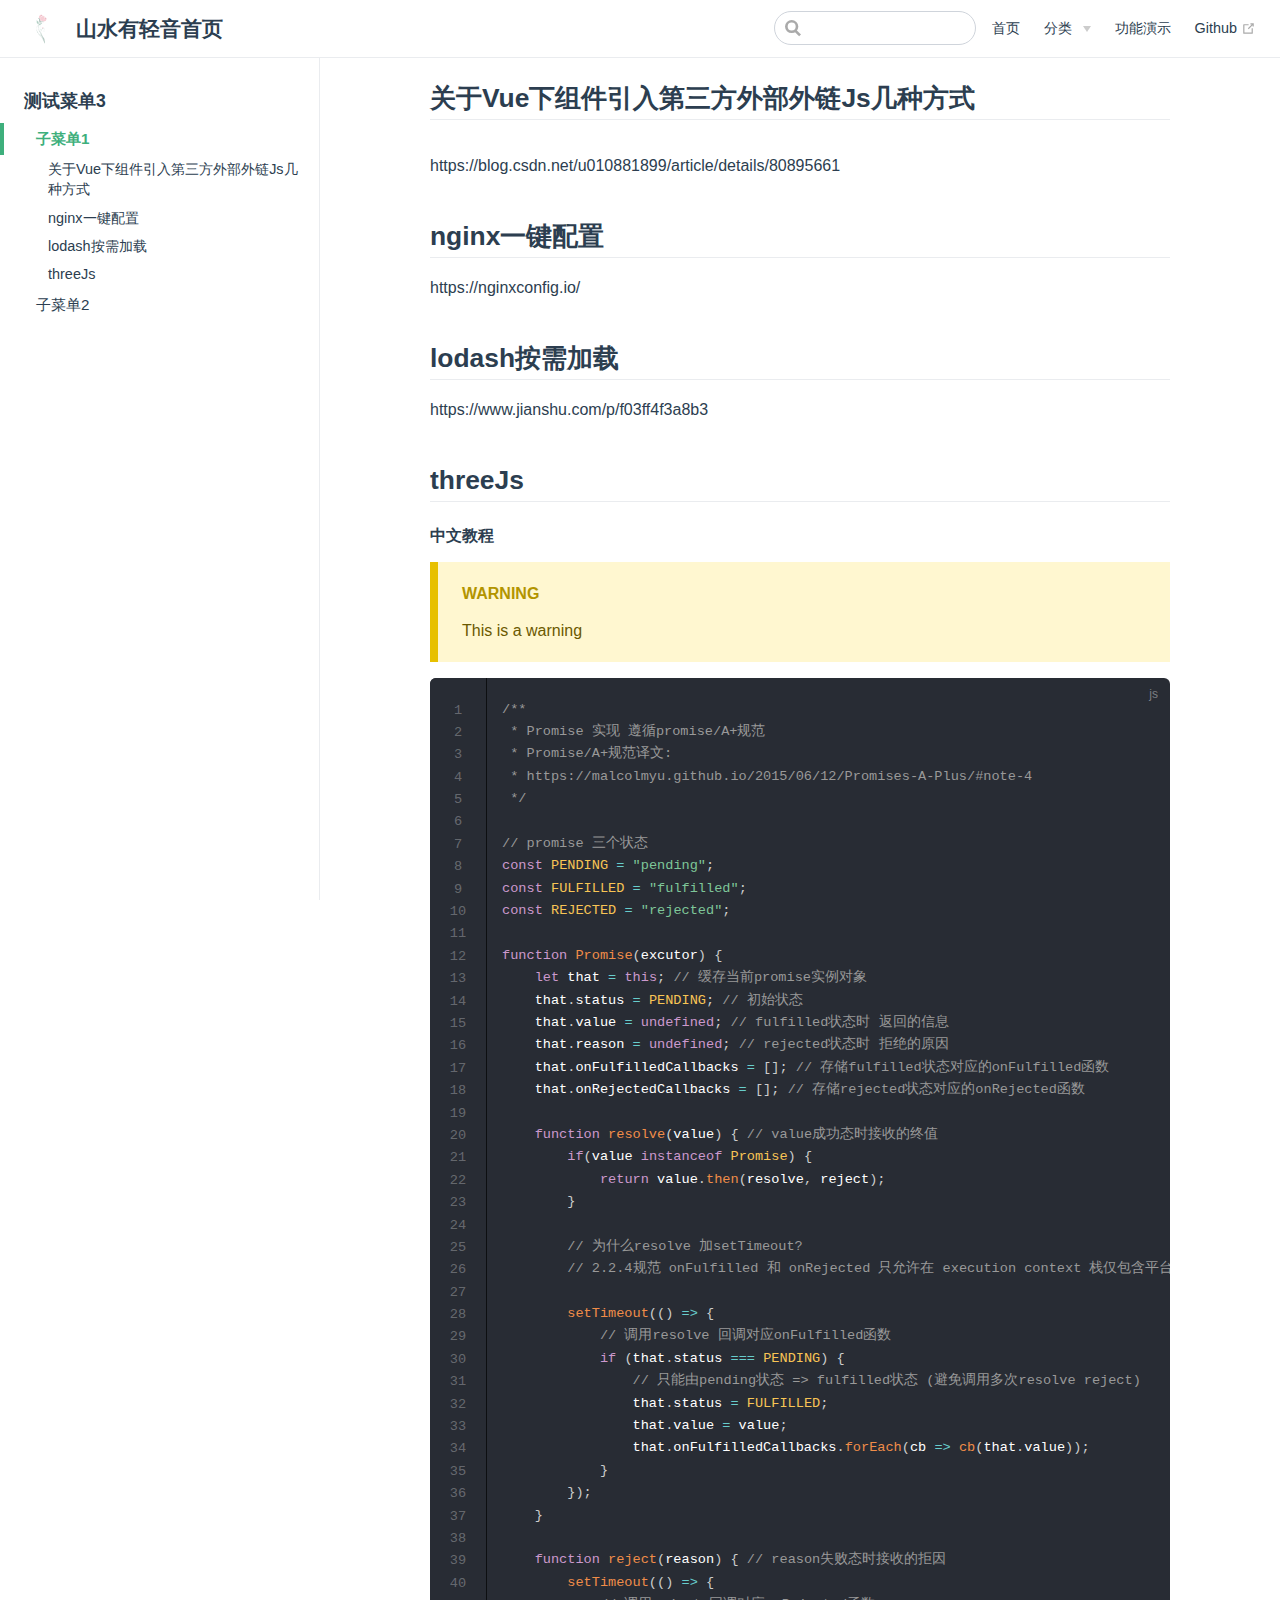
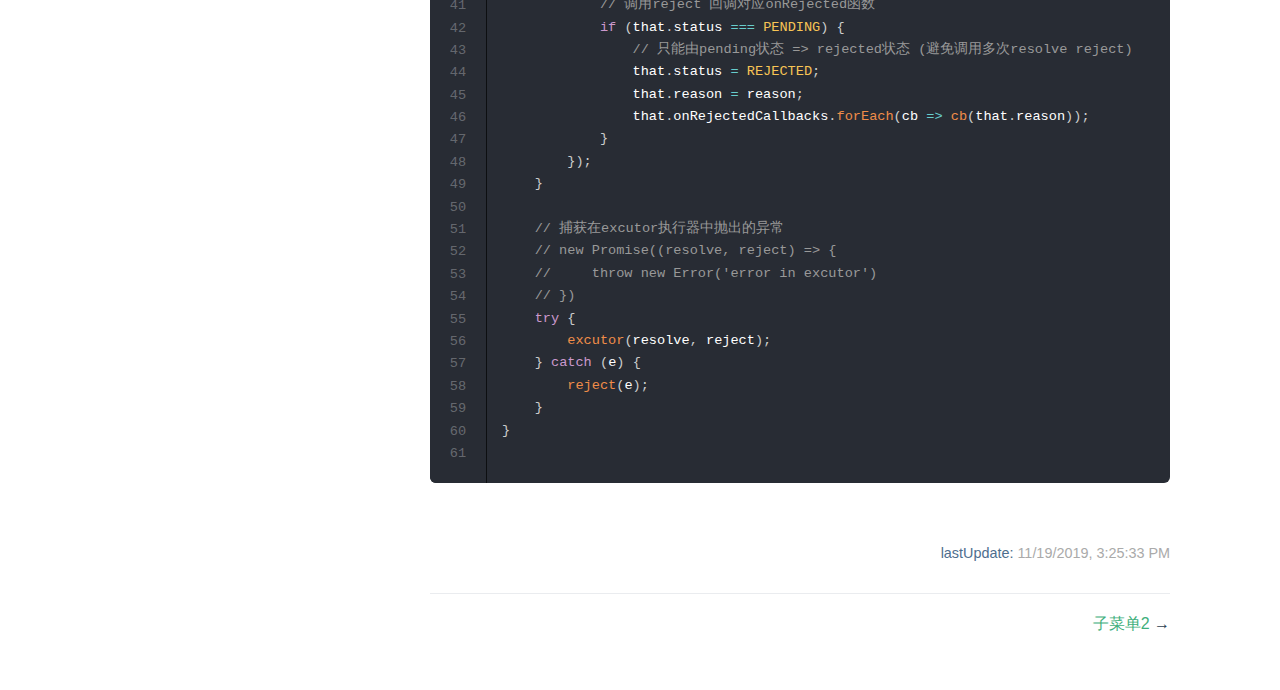
<file: pages/floder/first.html>
<!DOCTYPE html>
<html lang="en-US">
  <head>
    <meta charset="utf-8">
    <meta name="viewport" content="width=device-width,initial-scale=1">
    <title>关于Vue下组件引入第三方外部外链Js几种方式 | 山水有轻音首页</title>
    <meta name="description" content="山水有轻音的前端记录">
    <link rel="icon" href="/flower.png">
    
    <link rel="preload" href="/assets/css/0.styles.cd3485b0.css" as="style"><link rel="preload" href="/assets/js/app.684e9104.js" as="script"><link rel="preload" href="/assets/js/2.cd2d4880.js" as="script"><link rel="preload" href="/assets/js/11.b12fe839.js" as="script"><link rel="prefetch" href="/assets/js/10.96a83bbe.js"><link rel="prefetch" href="/assets/js/12.a8d966be.js"><link rel="prefetch" href="/assets/js/13.c9861f26.js"><link rel="prefetch" href="/assets/js/14.1d643e5a.js"><link rel="prefetch" href="/assets/js/3.b5045f62.js"><link rel="prefetch" href="/assets/js/4.fbf645ee.js"><link rel="prefetch" href="/assets/js/5.9857bad2.js"><link rel="prefetch" href="/assets/js/6.2c9b576a.js"><link rel="prefetch" href="/assets/js/7.060a841d.js"><link rel="prefetch" href="/assets/js/8.84e56c82.js"><link rel="prefetch" href="/assets/js/9.8a55905d.js">
    <link rel="stylesheet" href="/assets/css/0.styles.cd3485b0.css">
  </head>
  <body>
    <div id="app" data-server-rendered="true"><div class="theme-container"><header class="navbar"><div class="sidebar-button"><svg xmlns="http://www.w3.org/2000/svg" aria-hidden="true" role="img" viewBox="0 0 448 512" class="icon"><path fill="currentColor" d="M436 124H12c-6.627 0-12-5.373-12-12V80c0-6.627 5.373-12 12-12h424c6.627 0 12 5.373 12 12v32c0 6.627-5.373 12-12 12zm0 160H12c-6.627 0-12-5.373-12-12v-32c0-6.627 5.373-12 12-12h424c6.627 0 12 5.373 12 12v32c0 6.627-5.373 12-12 12zm0 160H12c-6.627 0-12-5.373-12-12v-32c0-6.627 5.373-12 12-12h424c6.627 0 12 5.373 12 12v32c0 6.627-5.373 12-12 12z"></path></svg></div> <a href="/" class="home-link router-link-active"><img src="/flower.png" alt="山水有轻音首页" class="logo"> <span class="site-name can-hide">山水有轻音首页</span></a> <div class="links"><div class="search-box"><input aria-label="Search" autocomplete="off" spellcheck="false" value=""> <!----></div> <nav class="nav-links can-hide"><div class="nav-item"><a href="/" class="nav-link">首页</a></div><div class="nav-item"><div class="dropdown-wrapper"><button type="button" aria-label="分类" class="dropdown-title"><span class="title">分类</span> <span class="arrow right"></span></button> <ul class="nav-dropdown" style="display:none;"><li class="dropdown-item"><!----> <a href="/pages/article/articlef.html" class="nav-link">文章</a></li><li class="dropdown-item"><!----> <a href="/pages/floder/first.html" class="nav-link router-link-exact-active router-link-active">琐碎</a></li></ul></div></div><div class="nav-item"><a href="/pages/folder1/test3.html" class="nav-link">功能演示</a></div><div class="nav-item"><a href="https://github.com/dwanda" target="_blank" rel="noopener noreferrer" class="nav-link external">
  Github
  <svg xmlns="http://www.w3.org/2000/svg" aria-hidden="true" x="0px" y="0px" viewBox="0 0 100 100" width="15" height="15" class="icon outbound"><path fill="currentColor" d="M18.8,85.1h56l0,0c2.2,0,4-1.8,4-4v-32h-8v28h-48v-48h28v-8h-32l0,0c-2.2,0-4,1.8-4,4v56C14.8,83.3,16.6,85.1,18.8,85.1z"></path> <polygon fill="currentColor" points="45.7,48.7 51.3,54.3 77.2,28.5 77.2,37.2 85.2,37.2 85.2,14.9 62.8,14.9 62.8,22.9 71.5,22.9"></polygon></svg></a></div> <!----></nav></div></header> <div class="sidebar-mask"></div> <aside class="sidebar"><nav class="nav-links"><div class="nav-item"><a href="/" class="nav-link">首页</a></div><div class="nav-item"><div class="dropdown-wrapper"><button type="button" aria-label="分类" class="dropdown-title"><span class="title">分类</span> <span class="arrow right"></span></button> <ul class="nav-dropdown" style="display:none;"><li class="dropdown-item"><!----> <a href="/pages/article/articlef.html" class="nav-link">文章</a></li><li class="dropdown-item"><!----> <a href="/pages/floder/first.html" class="nav-link router-link-exact-active router-link-active">琐碎</a></li></ul></div></div><div class="nav-item"><a href="/pages/folder1/test3.html" class="nav-link">功能演示</a></div><div class="nav-item"><a href="https://github.com/dwanda" target="_blank" rel="noopener noreferrer" class="nav-link external">
  Github
  <svg xmlns="http://www.w3.org/2000/svg" aria-hidden="true" x="0px" y="0px" viewBox="0 0 100 100" width="15" height="15" class="icon outbound"><path fill="currentColor" d="M18.8,85.1h56l0,0c2.2,0,4-1.8,4-4v-32h-8v28h-48v-48h28v-8h-32l0,0c-2.2,0-4,1.8-4,4v56C14.8,83.3,16.6,85.1,18.8,85.1z"></path> <polygon fill="currentColor" points="45.7,48.7 51.3,54.3 77.2,28.5 77.2,37.2 85.2,37.2 85.2,14.9 62.8,14.9 62.8,22.9 71.5,22.9"></polygon></svg></a></div> <!----></nav>  <ul class="sidebar-links"><li><section class="sidebar-group depth-0"><p class="sidebar-heading open"><span>测试菜单3</span> <!----></p> <ul class="sidebar-links sidebar-group-items"><li><a href="/pages/floder/first.html" class="active sidebar-link">子菜单1</a><ul class="sidebar-sub-headers"><li class="sidebar-sub-header"><a href="/pages/floder/first.html#关于vue下组件引入第三方外部外链js几种方式" class="sidebar-link">关于Vue下组件引入第三方外部外链Js几种方式</a></li><li class="sidebar-sub-header"><a href="/pages/floder/first.html#nginx一键配置" class="sidebar-link">nginx一键配置</a></li><li class="sidebar-sub-header"><a href="/pages/floder/first.html#lodash按需加载" class="sidebar-link">lodash按需加载</a></li><li class="sidebar-sub-header"><a href="/pages/floder/first.html#threejs" class="sidebar-link">threeJs</a></li></ul></li><li><a href="/pages/floder/list.html" class="sidebar-link">子菜单2</a></li></ul></section></li></ul> </aside> <main class="page"> <div class="theme-default-content content__default"><h2 id="关于vue下组件引入第三方外部外链js几种方式"><a href="#关于vue下组件引入第三方外部外链js几种方式" class="header-anchor">#</a> 关于Vue下组件引入第三方外部外链Js几种方式</h2> <p>https://blog.csdn.net/u010881899/article/details/80895661</p> <h2 id="nginx一键配置"><a href="#nginx一键配置" class="header-anchor">#</a> nginx一键配置</h2> <p>https://nginxconfig.io/</p> <h2 id="lodash按需加载"><a href="#lodash按需加载" class="header-anchor">#</a> lodash按需加载</h2> <p>https://www.jianshu.com/p/f03ff4f3a8b3</p> <h2 id="threejs"><a href="#threejs" class="header-anchor">#</a> threeJs</h2> <h4 id="中文教程"><a href="#中文教程" class="header-anchor">#</a> 中文教程</h4> <div class="custom-block warning"><p class="custom-block-title">WARNING</p> <p>This is a warning</p></div> <div class="language-js line-numbers-mode"><pre class="language-js"><code><span class="token comment">/**
 * Promise 实现 遵循promise/A+规范
 * Promise/A+规范译文:
 * https://malcolmyu.github.io/2015/06/12/Promises-A-Plus/#note-4
 */</span>

<span class="token comment">// promise 三个状态</span>
<span class="token keyword">const</span> <span class="token constant">PENDING</span> <span class="token operator">=</span> <span class="token string">&quot;pending&quot;</span><span class="token punctuation">;</span>
<span class="token keyword">const</span> <span class="token constant">FULFILLED</span> <span class="token operator">=</span> <span class="token string">&quot;fulfilled&quot;</span><span class="token punctuation">;</span>
<span class="token keyword">const</span> <span class="token constant">REJECTED</span> <span class="token operator">=</span> <span class="token string">&quot;rejected&quot;</span><span class="token punctuation">;</span>

<span class="token keyword">function</span> <span class="token function">Promise</span><span class="token punctuation">(</span><span class="token parameter">excutor</span><span class="token punctuation">)</span> <span class="token punctuation">{</span>
    <span class="token keyword">let</span> that <span class="token operator">=</span> <span class="token keyword">this</span><span class="token punctuation">;</span> <span class="token comment">// 缓存当前promise实例对象</span>
    that<span class="token punctuation">.</span>status <span class="token operator">=</span> <span class="token constant">PENDING</span><span class="token punctuation">;</span> <span class="token comment">// 初始状态</span>
    that<span class="token punctuation">.</span>value <span class="token operator">=</span> <span class="token keyword">undefined</span><span class="token punctuation">;</span> <span class="token comment">// fulfilled状态时 返回的信息</span>
    that<span class="token punctuation">.</span>reason <span class="token operator">=</span> <span class="token keyword">undefined</span><span class="token punctuation">;</span> <span class="token comment">// rejected状态时 拒绝的原因</span>
    that<span class="token punctuation">.</span>onFulfilledCallbacks <span class="token operator">=</span> <span class="token punctuation">[</span><span class="token punctuation">]</span><span class="token punctuation">;</span> <span class="token comment">// 存储fulfilled状态对应的onFulfilled函数</span>
    that<span class="token punctuation">.</span>onRejectedCallbacks <span class="token operator">=</span> <span class="token punctuation">[</span><span class="token punctuation">]</span><span class="token punctuation">;</span> <span class="token comment">// 存储rejected状态对应的onRejected函数</span>

    <span class="token keyword">function</span> <span class="token function">resolve</span><span class="token punctuation">(</span><span class="token parameter">value</span><span class="token punctuation">)</span> <span class="token punctuation">{</span> <span class="token comment">// value成功态时接收的终值</span>
        <span class="token keyword">if</span><span class="token punctuation">(</span>value <span class="token keyword">instanceof</span> <span class="token class-name">Promise</span><span class="token punctuation">)</span> <span class="token punctuation">{</span>
            <span class="token keyword">return</span> value<span class="token punctuation">.</span><span class="token function">then</span><span class="token punctuation">(</span>resolve<span class="token punctuation">,</span> reject<span class="token punctuation">)</span><span class="token punctuation">;</span>
        <span class="token punctuation">}</span>

        <span class="token comment">// 为什么resolve 加setTimeout?</span>
        <span class="token comment">// 2.2.4规范 onFulfilled 和 onRejected 只允许在 execution context 栈仅包含平台代码时运行.</span>

        <span class="token function">setTimeout</span><span class="token punctuation">(</span><span class="token punctuation">(</span><span class="token punctuation">)</span> <span class="token operator">=&gt;</span> <span class="token punctuation">{</span>
            <span class="token comment">// 调用resolve 回调对应onFulfilled函数</span>
            <span class="token keyword">if</span> <span class="token punctuation">(</span>that<span class="token punctuation">.</span>status <span class="token operator">===</span> <span class="token constant">PENDING</span><span class="token punctuation">)</span> <span class="token punctuation">{</span>
                <span class="token comment">// 只能由pending状态 =&gt; fulfilled状态 (避免调用多次resolve reject)</span>
                that<span class="token punctuation">.</span>status <span class="token operator">=</span> <span class="token constant">FULFILLED</span><span class="token punctuation">;</span>
                that<span class="token punctuation">.</span>value <span class="token operator">=</span> value<span class="token punctuation">;</span>
                that<span class="token punctuation">.</span>onFulfilledCallbacks<span class="token punctuation">.</span><span class="token function">forEach</span><span class="token punctuation">(</span><span class="token parameter">cb</span> <span class="token operator">=&gt;</span> <span class="token function">cb</span><span class="token punctuation">(</span>that<span class="token punctuation">.</span>value<span class="token punctuation">)</span><span class="token punctuation">)</span><span class="token punctuation">;</span>
            <span class="token punctuation">}</span>
        <span class="token punctuation">}</span><span class="token punctuation">)</span><span class="token punctuation">;</span>
    <span class="token punctuation">}</span>

    <span class="token keyword">function</span> <span class="token function">reject</span><span class="token punctuation">(</span><span class="token parameter">reason</span><span class="token punctuation">)</span> <span class="token punctuation">{</span> <span class="token comment">// reason失败态时接收的拒因</span>
        <span class="token function">setTimeout</span><span class="token punctuation">(</span><span class="token punctuation">(</span><span class="token punctuation">)</span> <span class="token operator">=&gt;</span> <span class="token punctuation">{</span>
            <span class="token comment">// 调用reject 回调对应onRejected函数</span>
            <span class="token keyword">if</span> <span class="token punctuation">(</span>that<span class="token punctuation">.</span>status <span class="token operator">===</span> <span class="token constant">PENDING</span><span class="token punctuation">)</span> <span class="token punctuation">{</span>
                <span class="token comment">// 只能由pending状态 =&gt; rejected状态 (避免调用多次resolve reject)</span>
                that<span class="token punctuation">.</span>status <span class="token operator">=</span> <span class="token constant">REJECTED</span><span class="token punctuation">;</span>
                that<span class="token punctuation">.</span>reason <span class="token operator">=</span> reason<span class="token punctuation">;</span>
                that<span class="token punctuation">.</span>onRejectedCallbacks<span class="token punctuation">.</span><span class="token function">forEach</span><span class="token punctuation">(</span><span class="token parameter">cb</span> <span class="token operator">=&gt;</span> <span class="token function">cb</span><span class="token punctuation">(</span>that<span class="token punctuation">.</span>reason<span class="token punctuation">)</span><span class="token punctuation">)</span><span class="token punctuation">;</span>
            <span class="token punctuation">}</span>
        <span class="token punctuation">}</span><span class="token punctuation">)</span><span class="token punctuation">;</span>
    <span class="token punctuation">}</span>

    <span class="token comment">// 捕获在excutor执行器中抛出的异常</span>
    <span class="token comment">// new Promise((resolve, reject) =&gt; {</span>
    <span class="token comment">//     throw new Error('error in excutor')</span>
    <span class="token comment">// })</span>
    <span class="token keyword">try</span> <span class="token punctuation">{</span>
        <span class="token function">excutor</span><span class="token punctuation">(</span>resolve<span class="token punctuation">,</span> reject<span class="token punctuation">)</span><span class="token punctuation">;</span>
    <span class="token punctuation">}</span> <span class="token keyword">catch</span> <span class="token punctuation">(</span>e<span class="token punctuation">)</span> <span class="token punctuation">{</span>
        <span class="token function">reject</span><span class="token punctuation">(</span>e<span class="token punctuation">)</span><span class="token punctuation">;</span>
    <span class="token punctuation">}</span>
<span class="token punctuation">}</span>

</code></pre> <div class="line-numbers-wrapper"><span class="line-number">1</span><br><span class="line-number">2</span><br><span class="line-number">3</span><br><span class="line-number">4</span><br><span class="line-number">5</span><br><span class="line-number">6</span><br><span class="line-number">7</span><br><span class="line-number">8</span><br><span class="line-number">9</span><br><span class="line-number">10</span><br><span class="line-number">11</span><br><span class="line-number">12</span><br><span class="line-number">13</span><br><span class="line-number">14</span><br><span class="line-number">15</span><br><span class="line-number">16</span><br><span class="line-number">17</span><br><span class="line-number">18</span><br><span class="line-number">19</span><br><span class="line-number">20</span><br><span class="line-number">21</span><br><span class="line-number">22</span><br><span class="line-number">23</span><br><span class="line-number">24</span><br><span class="line-number">25</span><br><span class="line-number">26</span><br><span class="line-number">27</span><br><span class="line-number">28</span><br><span class="line-number">29</span><br><span class="line-number">30</span><br><span class="line-number">31</span><br><span class="line-number">32</span><br><span class="line-number">33</span><br><span class="line-number">34</span><br><span class="line-number">35</span><br><span class="line-number">36</span><br><span class="line-number">37</span><br><span class="line-number">38</span><br><span class="line-number">39</span><br><span class="line-number">40</span><br><span class="line-number">41</span><br><span class="line-number">42</span><br><span class="line-number">43</span><br><span class="line-number">44</span><br><span class="line-number">45</span><br><span class="line-number">46</span><br><span class="line-number">47</span><br><span class="line-number">48</span><br><span class="line-number">49</span><br><span class="line-number">50</span><br><span class="line-number">51</span><br><span class="line-number">52</span><br><span class="line-number">53</span><br><span class="line-number">54</span><br><span class="line-number">55</span><br><span class="line-number">56</span><br><span class="line-number">57</span><br><span class="line-number">58</span><br><span class="line-number">59</span><br><span class="line-number">60</span><br><span class="line-number">61</span><br></div></div></div> <footer class="page-edit"><!----> <div class="last-updated"><span class="prefix">lastUpdate:</span> <span class="time">11/19/2019, 3:25:33 PM</span></div></footer> <div class="page-nav"><p class="inner"><!----> <span class="next"><a href="/pages/floder/list.html">子菜单2</a>
      →
    </span></p></div> </main></div><div class="global-ui"></div></div>
    <script src="/assets/js/app.684e9104.js" defer></script><script src="/assets/js/2.cd2d4880.js" defer></script><script src="/assets/js/11.b12fe839.js" defer></script>
  </body>
</html>
</file>
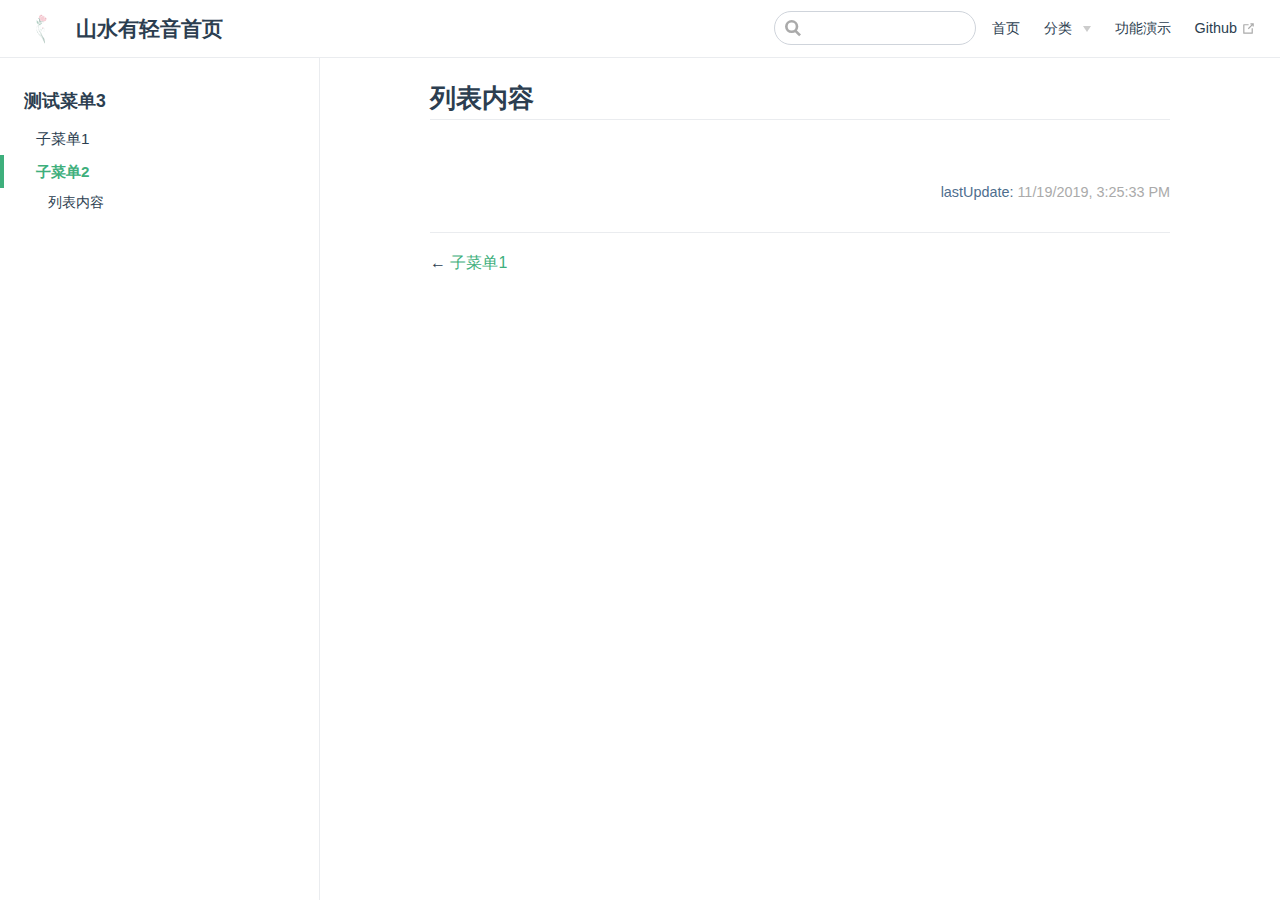
<file: pages/floder/list.html>
<!DOCTYPE html>
<html lang="en-US">
  <head>
    <meta charset="utf-8">
    <meta name="viewport" content="width=device-width,initial-scale=1">
    <title>列表内容 | 山水有轻音首页</title>
    <meta name="description" content="山水有轻音的前端记录">
    <link rel="icon" href="/flower.png">
    
    <link rel="preload" href="/assets/css/0.styles.cd3485b0.css" as="style"><link rel="preload" href="/assets/js/app.684e9104.js" as="script"><link rel="preload" href="/assets/js/2.cd2d4880.js" as="script"><link rel="preload" href="/assets/js/12.a8d966be.js" as="script"><link rel="prefetch" href="/assets/js/10.96a83bbe.js"><link rel="prefetch" href="/assets/js/11.b12fe839.js"><link rel="prefetch" href="/assets/js/13.c9861f26.js"><link rel="prefetch" href="/assets/js/14.1d643e5a.js"><link rel="prefetch" href="/assets/js/3.b5045f62.js"><link rel="prefetch" href="/assets/js/4.fbf645ee.js"><link rel="prefetch" href="/assets/js/5.9857bad2.js"><link rel="prefetch" href="/assets/js/6.2c9b576a.js"><link rel="prefetch" href="/assets/js/7.060a841d.js"><link rel="prefetch" href="/assets/js/8.84e56c82.js"><link rel="prefetch" href="/assets/js/9.8a55905d.js">
    <link rel="stylesheet" href="/assets/css/0.styles.cd3485b0.css">
  </head>
  <body>
    <div id="app" data-server-rendered="true"><div class="theme-container"><header class="navbar"><div class="sidebar-button"><svg xmlns="http://www.w3.org/2000/svg" aria-hidden="true" role="img" viewBox="0 0 448 512" class="icon"><path fill="currentColor" d="M436 124H12c-6.627 0-12-5.373-12-12V80c0-6.627 5.373-12 12-12h424c6.627 0 12 5.373 12 12v32c0 6.627-5.373 12-12 12zm0 160H12c-6.627 0-12-5.373-12-12v-32c0-6.627 5.373-12 12-12h424c6.627 0 12 5.373 12 12v32c0 6.627-5.373 12-12 12zm0 160H12c-6.627 0-12-5.373-12-12v-32c0-6.627 5.373-12 12-12h424c6.627 0 12 5.373 12 12v32c0 6.627-5.373 12-12 12z"></path></svg></div> <a href="/" class="home-link router-link-active"><img src="/flower.png" alt="山水有轻音首页" class="logo"> <span class="site-name can-hide">山水有轻音首页</span></a> <div class="links"><div class="search-box"><input aria-label="Search" autocomplete="off" spellcheck="false" value=""> <!----></div> <nav class="nav-links can-hide"><div class="nav-item"><a href="/" class="nav-link">首页</a></div><div class="nav-item"><div class="dropdown-wrapper"><button type="button" aria-label="分类" class="dropdown-title"><span class="title">分类</span> <span class="arrow right"></span></button> <ul class="nav-dropdown" style="display:none;"><li class="dropdown-item"><!----> <a href="/pages/article/articlef.html" class="nav-link">文章</a></li><li class="dropdown-item"><!----> <a href="/pages/floder/first.html" class="nav-link">琐碎</a></li></ul></div></div><div class="nav-item"><a href="/pages/folder1/test3.html" class="nav-link">功能演示</a></div><div class="nav-item"><a href="https://github.com/dwanda" target="_blank" rel="noopener noreferrer" class="nav-link external">
  Github
  <svg xmlns="http://www.w3.org/2000/svg" aria-hidden="true" x="0px" y="0px" viewBox="0 0 100 100" width="15" height="15" class="icon outbound"><path fill="currentColor" d="M18.8,85.1h56l0,0c2.2,0,4-1.8,4-4v-32h-8v28h-48v-48h28v-8h-32l0,0c-2.2,0-4,1.8-4,4v56C14.8,83.3,16.6,85.1,18.8,85.1z"></path> <polygon fill="currentColor" points="45.7,48.7 51.3,54.3 77.2,28.5 77.2,37.2 85.2,37.2 85.2,14.9 62.8,14.9 62.8,22.9 71.5,22.9"></polygon></svg></a></div> <!----></nav></div></header> <div class="sidebar-mask"></div> <aside class="sidebar"><nav class="nav-links"><div class="nav-item"><a href="/" class="nav-link">首页</a></div><div class="nav-item"><div class="dropdown-wrapper"><button type="button" aria-label="分类" class="dropdown-title"><span class="title">分类</span> <span class="arrow right"></span></button> <ul class="nav-dropdown" style="display:none;"><li class="dropdown-item"><!----> <a href="/pages/article/articlef.html" class="nav-link">文章</a></li><li class="dropdown-item"><!----> <a href="/pages/floder/first.html" class="nav-link">琐碎</a></li></ul></div></div><div class="nav-item"><a href="/pages/folder1/test3.html" class="nav-link">功能演示</a></div><div class="nav-item"><a href="https://github.com/dwanda" target="_blank" rel="noopener noreferrer" class="nav-link external">
  Github
  <svg xmlns="http://www.w3.org/2000/svg" aria-hidden="true" x="0px" y="0px" viewBox="0 0 100 100" width="15" height="15" class="icon outbound"><path fill="currentColor" d="M18.8,85.1h56l0,0c2.2,0,4-1.8,4-4v-32h-8v28h-48v-48h28v-8h-32l0,0c-2.2,0-4,1.8-4,4v56C14.8,83.3,16.6,85.1,18.8,85.1z"></path> <polygon fill="currentColor" points="45.7,48.7 51.3,54.3 77.2,28.5 77.2,37.2 85.2,37.2 85.2,14.9 62.8,14.9 62.8,22.9 71.5,22.9"></polygon></svg></a></div> <!----></nav>  <ul class="sidebar-links"><li><section class="sidebar-group depth-0"><p class="sidebar-heading open"><span>测试菜单3</span> <!----></p> <ul class="sidebar-links sidebar-group-items"><li><a href="/pages/floder/first.html" class="sidebar-link">子菜单1</a></li><li><a href="/pages/floder/list.html" class="active sidebar-link">子菜单2</a><ul class="sidebar-sub-headers"><li class="sidebar-sub-header"><a href="/pages/floder/list.html#列表内容" class="sidebar-link">列表内容</a></li></ul></li></ul></section></li></ul> </aside> <main class="page"> <div class="theme-default-content content__default"><h2 id="列表内容"><a href="#列表内容" class="header-anchor">#</a> 列表内容</h2></div> <footer class="page-edit"><!----> <div class="last-updated"><span class="prefix">lastUpdate:</span> <span class="time">11/19/2019, 3:25:33 PM</span></div></footer> <div class="page-nav"><p class="inner"><span class="prev">
      ←
      <a href="/pages/floder/first.html" class="prev">子菜单1</a></span> <!----></p></div> </main></div><div class="global-ui"></div></div>
    <script src="/assets/js/app.684e9104.js" defer></script><script src="/assets/js/2.cd2d4880.js" defer></script><script src="/assets/js/12.a8d966be.js" defer></script>
  </body>
</html>
</file>
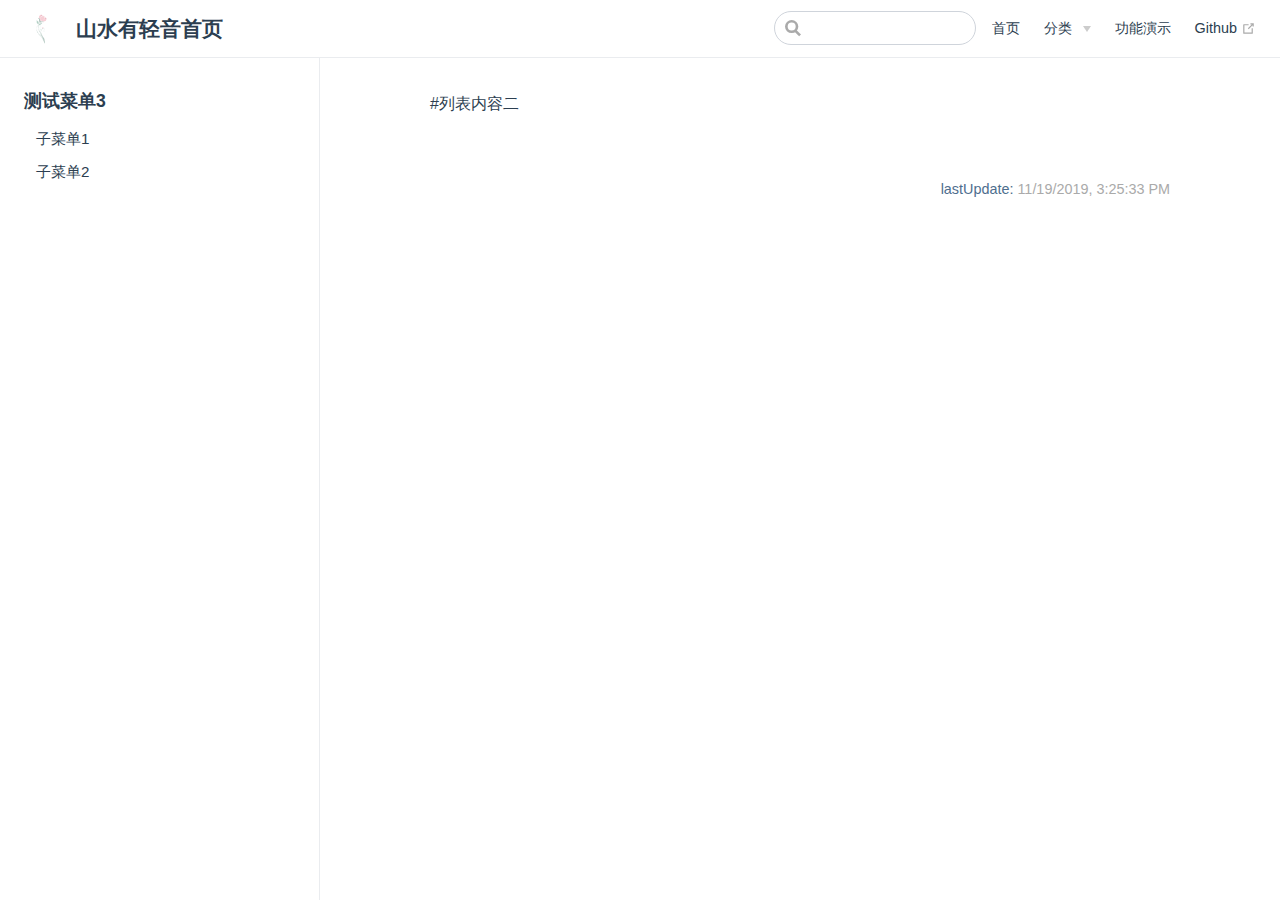
<file: pages/floder/lists.html>
<!DOCTYPE html>
<html lang="en-US">
  <head>
    <meta charset="utf-8">
    <meta name="viewport" content="width=device-width,initial-scale=1">
    <title>山水有轻音首页</title>
    <meta name="description" content="山水有轻音的前端记录">
    <link rel="icon" href="/flower.png">
    
    <link rel="preload" href="/assets/css/0.styles.cd3485b0.css" as="style"><link rel="preload" href="/assets/js/app.684e9104.js" as="script"><link rel="preload" href="/assets/js/2.cd2d4880.js" as="script"><link rel="preload" href="/assets/js/13.c9861f26.js" as="script"><link rel="prefetch" href="/assets/js/10.96a83bbe.js"><link rel="prefetch" href="/assets/js/11.b12fe839.js"><link rel="prefetch" href="/assets/js/12.a8d966be.js"><link rel="prefetch" href="/assets/js/14.1d643e5a.js"><link rel="prefetch" href="/assets/js/3.b5045f62.js"><link rel="prefetch" href="/assets/js/4.fbf645ee.js"><link rel="prefetch" href="/assets/js/5.9857bad2.js"><link rel="prefetch" href="/assets/js/6.2c9b576a.js"><link rel="prefetch" href="/assets/js/7.060a841d.js"><link rel="prefetch" href="/assets/js/8.84e56c82.js"><link rel="prefetch" href="/assets/js/9.8a55905d.js">
    <link rel="stylesheet" href="/assets/css/0.styles.cd3485b0.css">
  </head>
  <body>
    <div id="app" data-server-rendered="true"><div class="theme-container"><header class="navbar"><div class="sidebar-button"><svg xmlns="http://www.w3.org/2000/svg" aria-hidden="true" role="img" viewBox="0 0 448 512" class="icon"><path fill="currentColor" d="M436 124H12c-6.627 0-12-5.373-12-12V80c0-6.627 5.373-12 12-12h424c6.627 0 12 5.373 12 12v32c0 6.627-5.373 12-12 12zm0 160H12c-6.627 0-12-5.373-12-12v-32c0-6.627 5.373-12 12-12h424c6.627 0 12 5.373 12 12v32c0 6.627-5.373 12-12 12zm0 160H12c-6.627 0-12-5.373-12-12v-32c0-6.627 5.373-12 12-12h424c6.627 0 12 5.373 12 12v32c0 6.627-5.373 12-12 12z"></path></svg></div> <a href="/" class="home-link router-link-active"><img src="/flower.png" alt="山水有轻音首页" class="logo"> <span class="site-name can-hide">山水有轻音首页</span></a> <div class="links"><div class="search-box"><input aria-label="Search" autocomplete="off" spellcheck="false" value=""> <!----></div> <nav class="nav-links can-hide"><div class="nav-item"><a href="/" class="nav-link">首页</a></div><div class="nav-item"><div class="dropdown-wrapper"><button type="button" aria-label="分类" class="dropdown-title"><span class="title">分类</span> <span class="arrow right"></span></button> <ul class="nav-dropdown" style="display:none;"><li class="dropdown-item"><!----> <a href="/pages/article/articlef.html" class="nav-link">文章</a></li><li class="dropdown-item"><!----> <a href="/pages/floder/first.html" class="nav-link">琐碎</a></li></ul></div></div><div class="nav-item"><a href="/pages/folder1/test3.html" class="nav-link">功能演示</a></div><div class="nav-item"><a href="https://github.com/dwanda" target="_blank" rel="noopener noreferrer" class="nav-link external">
  Github
  <svg xmlns="http://www.w3.org/2000/svg" aria-hidden="true" x="0px" y="0px" viewBox="0 0 100 100" width="15" height="15" class="icon outbound"><path fill="currentColor" d="M18.8,85.1h56l0,0c2.2,0,4-1.8,4-4v-32h-8v28h-48v-48h28v-8h-32l0,0c-2.2,0-4,1.8-4,4v56C14.8,83.3,16.6,85.1,18.8,85.1z"></path> <polygon fill="currentColor" points="45.7,48.7 51.3,54.3 77.2,28.5 77.2,37.2 85.2,37.2 85.2,14.9 62.8,14.9 62.8,22.9 71.5,22.9"></polygon></svg></a></div> <!----></nav></div></header> <div class="sidebar-mask"></div> <aside class="sidebar"><nav class="nav-links"><div class="nav-item"><a href="/" class="nav-link">首页</a></div><div class="nav-item"><div class="dropdown-wrapper"><button type="button" aria-label="分类" class="dropdown-title"><span class="title">分类</span> <span class="arrow right"></span></button> <ul class="nav-dropdown" style="display:none;"><li class="dropdown-item"><!----> <a href="/pages/article/articlef.html" class="nav-link">文章</a></li><li class="dropdown-item"><!----> <a href="/pages/floder/first.html" class="nav-link">琐碎</a></li></ul></div></div><div class="nav-item"><a href="/pages/folder1/test3.html" class="nav-link">功能演示</a></div><div class="nav-item"><a href="https://github.com/dwanda" target="_blank" rel="noopener noreferrer" class="nav-link external">
  Github
  <svg xmlns="http://www.w3.org/2000/svg" aria-hidden="true" x="0px" y="0px" viewBox="0 0 100 100" width="15" height="15" class="icon outbound"><path fill="currentColor" d="M18.8,85.1h56l0,0c2.2,0,4-1.8,4-4v-32h-8v28h-48v-48h28v-8h-32l0,0c-2.2,0-4,1.8-4,4v56C14.8,83.3,16.6,85.1,18.8,85.1z"></path> <polygon fill="currentColor" points="45.7,48.7 51.3,54.3 77.2,28.5 77.2,37.2 85.2,37.2 85.2,14.9 62.8,14.9 62.8,22.9 71.5,22.9"></polygon></svg></a></div> <!----></nav>  <ul class="sidebar-links"><li><section class="sidebar-group depth-0"><p class="sidebar-heading open"><span>测试菜单3</span> <!----></p> <ul class="sidebar-links sidebar-group-items"><li><a href="/pages/floder/first.html" class="sidebar-link">子菜单1</a></li><li><a href="/pages/floder/list.html" class="sidebar-link">子菜单2</a></li></ul></section></li></ul> </aside> <main class="page"> <div class="theme-default-content content__default"><p>#列表内容二</p></div> <footer class="page-edit"><!----> <div class="last-updated"><span class="prefix">lastUpdate:</span> <span class="time">11/19/2019, 3:25:33 PM</span></div></footer> <!----> </main></div><div class="global-ui"></div></div>
    <script src="/assets/js/app.684e9104.js" defer></script><script src="/assets/js/2.cd2d4880.js" defer></script><script src="/assets/js/13.c9861f26.js" defer></script>
  </body>
</html>
</file>
<file: assets/css/0.styles.cd3485b0.css>
#nprogress{pointer-events:none}#nprogress .bar{background:#3eaf7c;position:fixed;z-index:1031;top:0;left:0;width:100%;height:2px}#nprogress .peg{display:block;position:absolute;right:0;width:100px;height:100%;box-shadow:0 0 10px #3eaf7c,0 0 5px #3eaf7c;opacity:1;transform:rotate(3deg) translateY(-4px)}#nprogress .spinner{display:block;position:fixed;z-index:1031;top:15px;right:15px}#nprogress .spinner-icon{width:18px;height:18px;box-sizing:border-box;border-color:#3eaf7c transparent transparent #3eaf7c;border-style:solid;border-width:2px;border-radius:50%;animation:nprogress-spinner .4s linear infinite}.nprogress-custom-parent{overflow:hidden;position:relative}.nprogress-custom-parent #nprogress .bar,.nprogress-custom-parent #nprogress .spinner{position:absolute}@keyframes nprogress-spinner{0%{transform:rotate(0deg)}to{transform:rotate(1turn)}}.icon.outbound{color:#aaa;display:inline-block;vertical-align:middle;position:relative;top:-1px}.home{padding:3.6rem 2rem 0;max-width:960px;margin:0 auto;display:block}.home .hero{text-align:center}.home .hero img{max-width:100%;max-height:280px;display:block;margin:3rem auto 1.5rem}.home .hero h1{font-size:3rem}.home .hero .action,.home .hero .description,.home .hero h1{margin:1.8rem auto}.home .hero .description{max-width:35rem;font-size:1.6rem;line-height:1.3;color:#6a8bad}.home .hero .action-button{display:inline-block;font-size:1.2rem;color:#fff;background-color:#3eaf7c;padding:.8rem 1.6rem;border-radius:4px;transition:background-color .1s ease;box-sizing:border-box;border-bottom:1px solid #389d70}.home .hero .action-button:hover{background-color:#4abf8a}.home .features{border-top:1px solid #eaecef;padding:1.2rem 0;margin-top:2.5rem;display:flex;flex-wrap:wrap;align-items:flex-start;align-content:stretch;justify-content:space-between}.home .feature{flex-grow:1;flex-basis:30%;max-width:30%}.home .feature h2{font-size:1.4rem;font-weight:500;border-bottom:none;padding-bottom:0;color:#3a5169}.home .feature p{color:#4e6e8e}.home .footer{padding:2.5rem;border-top:1px solid #eaecef;text-align:center;color:#4e6e8e}@media (max-width:719px){.home .features{flex-direction:column}.home .feature{max-width:100%;padding:0 2.5rem}}@media (max-width:419px){.home{padding-left:1.5rem;padding-right:1.5rem}.home .hero img{max-height:210px;margin:2rem auto 1.2rem}.home .hero h1{font-size:2rem}.home .hero .action,.home .hero .description,.home .hero h1{margin:1.2rem auto}.home .hero .description{font-size:1.2rem}.home .hero .action-button{font-size:1rem;padding:.6rem 1.2rem}.home .feature h2{font-size:1.25rem}}.search-box{display:inline-block;position:relative;margin-right:1rem}.search-box input{cursor:text;width:10rem;height:2rem;color:#4e6e8e;display:inline-block;border:1px solid #cfd4db;border-radius:2rem;font-size:.9rem;line-height:2rem;padding:0 .5rem 0 2rem;outline:none;transition:all .2s ease;background:#fff url(/assets/img/search.83621669.svg) .6rem .5rem no-repeat;background-size:1rem}.search-box input:focus{cursor:auto;border-color:#3eaf7c}.search-box .suggestions{background:#fff;width:20rem;position:absolute;top:1.5rem;border:1px solid #cfd4db;border-radius:6px;padding:.4rem;list-style-type:none}.search-box .suggestions.align-right{right:0}.search-box .suggestion{line-height:1.4;padding:.4rem .6rem;border-radius:4px;cursor:pointer}.search-box .suggestion a{white-space:normal;color:#5d82a6}.search-box .suggestion a .page-title{font-weight:600}.search-box .suggestion a .header{font-size:.9em;margin-left:.25em}.search-box .suggestion.focused{background-color:#f3f4f5}.search-box .suggestion.focused a{color:#3eaf7c}@media (max-width:959px){.search-box input{cursor:pointer;width:0;border-color:transparent;position:relative}.search-box input:focus{cursor:text;left:0;width:10rem}}@media (-ms-high-contrast:none){.search-box input{height:2rem}}@media (max-width:959px) and (min-width:719px){.search-box .suggestions{left:0}}@media (max-width:719px){.search-box{margin-right:0}.search-box input{left:1rem}.search-box .suggestions{right:0}}@media (max-width:419px){.search-box .suggestions{width:calc(100vw - 4rem)}.search-box input:focus{width:8rem}}.sidebar-button{cursor:pointer;display:none;width:1.25rem;height:1.25rem;position:absolute;padding:.6rem;top:.6rem;left:1rem}.sidebar-button .icon{display:block;width:1.25rem;height:1.25rem}@media (max-width:719px){.sidebar-button{display:block}}.dropdown-enter,.dropdown-leave-to{height:0!important}.dropdown-wrapper{cursor:pointer}.dropdown-wrapper .dropdown-title{display:block;font-size:.9rem;font-family:inherit;cursor:inherit;padding:inherit;line-height:1.4rem;background:transparent;border:none;font-weight:500;color:#2c3e50}.dropdown-wrapper .dropdown-title:hover{border-color:transparent}.dropdown-wrapper .dropdown-title .arrow{vertical-align:middle;margin-top:-1px;margin-left:.4rem}.dropdown-wrapper .nav-dropdown .dropdown-item{color:inherit;line-height:1.7rem}.dropdown-wrapper .nav-dropdown .dropdown-item h4{margin:.45rem 0 0;border-top:1px solid #eee;padding:.45rem 1.5rem 0 1.25rem}.dropdown-wrapper .nav-dropdown .dropdown-item .dropdown-subitem-wrapper{padding:0;list-style:none}.dropdown-wrapper .nav-dropdown .dropdown-item .dropdown-subitem-wrapper .dropdown-subitem{font-size:.9em}.dropdown-wrapper .nav-dropdown .dropdown-item a{display:block;line-height:1.7rem;position:relative;border-bottom:none;font-weight:400;margin-bottom:0;padding:0 1.5rem 0 1.25rem}.dropdown-wrapper .nav-dropdown .dropdown-item a.router-link-active,.dropdown-wrapper .nav-dropdown .dropdown-item a:hover{color:#3eaf7c}.dropdown-wrapper .nav-dropdown .dropdown-item a.router-link-active:after{content:"";width:0;height:0;border-left:5px solid #3eaf7c;border-top:3px solid transparent;border-bottom:3px solid transparent;position:absolute;top:calc(50% - 2px);left:9px}.dropdown-wrapper .nav-dropdown .dropdown-item:first-child h4{margin-top:0;padding-top:0;border-top:0}@media (max-width:719px){.dropdown-wrapper.open .dropdown-title{margin-bottom:.5rem}.dropdown-wrapper .dropdown-title{font-weight:600;font-size:inherit}.dropdown-wrapper .dropdown-title:hover{color:#3eaf7c}.dropdown-wrapper .nav-dropdown{transition:height .1s ease-out;overflow:hidden}.dropdown-wrapper .nav-dropdown .dropdown-item h4{border-top:0;margin-top:0;padding-top:0}.dropdown-wrapper .nav-dropdown .dropdown-item>a,.dropdown-wrapper .nav-dropdown .dropdown-item h4{font-size:15px;line-height:2rem}.dropdown-wrapper .nav-dropdown .dropdown-item .dropdown-subitem{font-size:14px;padding-left:1rem}}@media (min-width:719px){.dropdown-wrapper{height:1.8rem}.dropdown-wrapper.open .nav-dropdown,.dropdown-wrapper:hover .nav-dropdown{display:block!important}.dropdown-wrapper.open:blur{display:none}.dropdown-wrapper .dropdown-title .arrow{border-left:4px solid transparent;border-right:4px solid transparent;border-top:6px solid #ccc;border-bottom:0}.dropdown-wrapper .nav-dropdown{display:none;height:auto!important;box-sizing:border-box;max-height:calc(100vh - 2.7rem);overflow-y:auto;position:absolute;top:100%;right:0;background-color:#fff;padding:.6rem 0;border:1px solid;border-color:#ddd #ddd #ccc;text-align:left;border-radius:.25rem;white-space:nowrap;margin:0}}.nav-links{display:inline-block}.nav-links a{line-height:1.4rem;color:inherit}.nav-links a.router-link-active,.nav-links a:hover{color:#3eaf7c}.nav-links .nav-item{position:relative;display:inline-block;margin-left:1.5rem;line-height:2rem}.nav-links .nav-item:first-child{margin-left:0}.nav-links .repo-link{margin-left:1.5rem}@media (max-width:719px){.nav-links .nav-item,.nav-links .repo-link{margin-left:0}}@media (min-width:719px){.nav-links a.router-link-active,.nav-links a:hover{color:#2c3e50}.nav-item>a:not(.external).router-link-active,.nav-item>a:not(.external):hover{margin-bottom:-2px;border-bottom:2px solid #46bd87}}.navbar{padding:.7rem 1.5rem;line-height:2.2rem}.navbar a,.navbar img,.navbar span{display:inline-block}.navbar .logo{height:2.2rem;min-width:2.2rem;margin-right:.8rem;vertical-align:top}.navbar .site-name{font-size:1.3rem;font-weight:600;color:#2c3e50;position:relative}.navbar .links{padding-left:1.5rem;box-sizing:border-box;background-color:#fff;white-space:nowrap;font-size:.9rem;position:absolute;right:1.5rem;top:.7rem;display:flex}.navbar .links .search-box{flex:0 0 auto;vertical-align:top}@media (max-width:719px){.navbar{padding-left:4rem}.navbar .can-hide{display:none}.navbar .links{padding-left:1.5rem}.navbar .site-name{width:calc(100vw - 9.4rem);overflow:hidden;white-space:nowrap;text-overflow:ellipsis}}.page-edit{max-width:740px;margin:0 auto;padding:2rem 2.5rem}@media (max-width:959px){.page-edit{padding:2rem}}@media (max-width:419px){.page-edit{padding:1.5rem}}.page-edit{padding-top:1rem;padding-bottom:1rem;overflow:auto}.page-edit .edit-link{display:inline-block}.page-edit .edit-link a{color:#4e6e8e;margin-right:.25rem}.page-edit .last-updated{float:right;font-size:.9em}.page-edit .last-updated .prefix{font-weight:500;color:#4e6e8e}.page-edit .last-updated .time{font-weight:400;color:#aaa}@media (max-width:719px){.page-edit .edit-link{margin-bottom:.5rem}.page-edit .last-updated{font-size:.8em;float:none;text-align:left}}.page-nav{max-width:740px;margin:0 auto;padding:2rem 2.5rem}@media (max-width:959px){.page-nav{padding:2rem}}@media (max-width:419px){.page-nav{padding:1.5rem}}.page-nav{padding-top:1rem;padding-bottom:0}.page-nav .inner{min-height:2rem;margin-top:0;border-top:1px solid #eaecef;padding-top:1rem;overflow:auto}.page-nav .next{float:right}.page{padding-bottom:2rem;display:block}.sidebar-group .sidebar-group{padding-left:.5em}.sidebar-group:not(.collapsable) .sidebar-heading:not(.clickable){cursor:auto;color:inherit}.sidebar-group.is-sub-group{padding-left:0}.sidebar-group.is-sub-group>.sidebar-heading{font-size:.95em;line-height:1.4;font-weight:400;padding-left:2rem}.sidebar-group.is-sub-group>.sidebar-heading:not(.clickable){opacity:.5}.sidebar-group.is-sub-group>.sidebar-group-items{padding-left:1rem}.sidebar-group.is-sub-group>.sidebar-group-items>li>.sidebar-link{font-size:.95em;border-left:none}.sidebar-group.depth-2>.sidebar-heading{border-left:none}.sidebar-heading{color:#2c3e50;transition:color .15s ease;cursor:pointer;font-size:1.1em;font-weight:700;padding:.35rem 1.5rem .35rem 1.25rem;width:100%;box-sizing:border-box;margin:0;border-left:.25rem solid transparent}.sidebar-heading.open,.sidebar-heading:hover{color:inherit}.sidebar-heading .arrow{position:relative;top:-.12em;left:.5em}.sidebar-heading.clickable.active{font-weight:600;color:#3eaf7c;border-left-color:#3eaf7c}.sidebar-heading.clickable:hover{color:#3eaf7c}.sidebar-group-items{transition:height .1s ease-out;font-size:.95em;overflow:hidden}.sidebar .sidebar-sub-headers{padding-left:1rem;font-size:.95em}a.sidebar-link{font-size:1em;font-weight:400;display:inline-block;color:#2c3e50;border-left:.25rem solid transparent;padding:.35rem 1rem .35rem 1.25rem;line-height:1.4;width:100%;box-sizing:border-box}a.sidebar-link:hover{color:#3eaf7c}a.sidebar-link.active{font-weight:600;color:#3eaf7c;border-left-color:#3eaf7c}.sidebar-group a.sidebar-link{padding-left:2rem}.sidebar-sub-headers a.sidebar-link{padding-top:.25rem;padding-bottom:.25rem;border-left:none}.sidebar-sub-headers a.sidebar-link.active{font-weight:500}.sidebar ul{padding:0;margin:0;list-style-type:none}.sidebar a{display:inline-block}.sidebar .nav-links{display:none;border-bottom:1px solid #eaecef;padding:.5rem 0 .75rem}.sidebar .nav-links a{font-weight:600}.sidebar .nav-links .nav-item,.sidebar .nav-links .repo-link{display:block;line-height:1.25rem;font-size:1.1em;padding:.5rem 0 .5rem 1.5rem}.sidebar>.sidebar-links{padding:1.5rem 0}.sidebar>.sidebar-links>li>a.sidebar-link{font-size:1.1em;line-height:1.7;font-weight:700}.sidebar>.sidebar-links>li:not(:first-child){margin-top:.75rem}@media (max-width:719px){.sidebar .nav-links{display:block}.sidebar .nav-links .dropdown-wrapper .nav-dropdown .dropdown-item a.router-link-active:after{top:calc(1rem - 2px)}.sidebar>.sidebar-links{padding:1rem 0}}code[class*=language-],pre[class*=language-]{color:#ccc;background:none;font-family:Consolas,Monaco,Andale Mono,Ubuntu Mono,monospace;font-size:1em;text-align:left;white-space:pre;word-spacing:normal;word-break:normal;word-wrap:normal;line-height:1.5;-moz-tab-size:4;-o-tab-size:4;tab-size:4;-webkit-hyphens:none;-ms-hyphens:none;hyphens:none}pre[class*=language-]{padding:1em;margin:.5em 0;overflow:auto}:not(pre)>code[class*=language-],pre[class*=language-]{background:#2d2d2d}:not(pre)>code[class*=language-]{padding:.1em;border-radius:.3em;white-space:normal}.token.block-comment,.token.cdata,.token.comment,.token.doctype,.token.prolog{color:#999}.token.punctuation{color:#ccc}.token.attr-name,.token.deleted,.token.namespace,.token.tag{color:#e2777a}.token.function-name{color:#6196cc}.token.boolean,.token.function,.token.number{color:#f08d49}.token.class-name,.token.constant,.token.property,.token.symbol{color:#f8c555}.token.atrule,.token.builtin,.token.important,.token.keyword,.token.selector{color:#cc99cd}.token.attr-value,.token.char,.token.regex,.token.string,.token.variable{color:#7ec699}.token.entity,.token.operator,.token.url{color:#67cdcc}.token.bold,.token.important{font-weight:700}.token.italic{font-style:italic}.token.entity{cursor:help}.token.inserted{color:green}.theme-default-content code{color:#476582;padding:.25rem .5rem;margin:0;font-size:.85em;background-color:rgba(27,31,35,.05);border-radius:3px}.theme-default-content code .token.deleted{color:#ec5975}.theme-default-content code .token.inserted{color:#3eaf7c}.theme-default-content pre,.theme-default-content pre[class*=language-]{line-height:1.4;padding:1.25rem 1.5rem;margin:.85rem 0;background-color:#282c34;border-radius:6px;overflow:auto}.theme-default-content pre[class*=language-] code,.theme-default-content pre code{color:#fff;padding:0;background-color:transparent;border-radius:0}div[class*=language-]{position:relative;background-color:#282c34;border-radius:6px}div[class*=language-] .highlight-lines{-webkit-user-select:none;-ms-user-select:none;user-select:none;padding-top:1.3rem;position:absolute;top:0;left:0;width:100%;line-height:1.4}div[class*=language-] .highlight-lines .highlighted{background-color:rgba(0,0,0,.66)}div[class*=language-] pre,div[class*=language-] pre[class*=language-]{background:transparent;position:relative;z-index:1}div[class*=language-]:before{position:absolute;z-index:3;top:.8em;right:1em;font-size:.75rem;color:hsla(0,0%,100%,.4)}div[class*=language-]:not(.line-numbers-mode) .line-numbers-wrapper{display:none}div[class*=language-].line-numbers-mode .highlight-lines .highlighted{position:relative}div[class*=language-].line-numbers-mode .highlight-lines .highlighted:before{content:" ";position:absolute;z-index:3;left:0;top:0;display:block;width:3.5rem;height:100%;background-color:rgba(0,0,0,.66)}div[class*=language-].line-numbers-mode pre{padding-left:4.5rem;vertical-align:middle}div[class*=language-].line-numbers-mode .line-numbers-wrapper{position:absolute;top:0;width:3.5rem;text-align:center;color:hsla(0,0%,100%,.3);padding:1.25rem 0;line-height:1.4}div[class*=language-].line-numbers-mode .line-numbers-wrapper br{-webkit-user-select:none;-ms-user-select:none;user-select:none}div[class*=language-].line-numbers-mode .line-numbers-wrapper .line-number{position:relative;z-index:4;-webkit-user-select:none;-ms-user-select:none;user-select:none;font-size:.85em}div[class*=language-].line-numbers-mode:after{content:"";position:absolute;z-index:2;top:0;left:0;width:3.5rem;height:100%;border-radius:6px 0 0 6px;border-right:1px solid rgba(0,0,0,.66);background-color:#282c34}div[class~=language-js]:before{content:"js"}div[class~=language-ts]:before{content:"ts"}div[class~=language-html]:before{content:"html"}div[class~=language-md]:before{content:"md"}div[class~=language-vue]:before{content:"vue"}div[class~=language-css]:before{content:"css"}div[class~=language-sass]:before{content:"sass"}div[class~=language-scss]:before{content:"scss"}div[class~=language-less]:before{content:"less"}div[class~=language-stylus]:before{content:"stylus"}div[class~=language-go]:before{content:"go"}div[class~=language-java]:before{content:"java"}div[class~=language-c]:before{content:"c"}div[class~=language-sh]:before{content:"sh"}div[class~=language-yaml]:before{content:"yaml"}div[class~=language-py]:before{content:"py"}div[class~=language-docker]:before{content:"docker"}div[class~=language-dockerfile]:before{content:"dockerfile"}div[class~=language-makefile]:before{content:"makefile"}div[class~=language-javascript]:before{content:"js"}div[class~=language-typescript]:before{content:"ts"}div[class~=language-markup]:before{content:"html"}div[class~=language-markdown]:before{content:"md"}div[class~=language-json]:before{content:"json"}div[class~=language-ruby]:before{content:"rb"}div[class~=language-python]:before{content:"py"}div[class~=language-bash]:before{content:"sh"}div[class~=language-php]:before{content:"php"}.custom-block .custom-block-title{font-weight:600;margin-bottom:-.4rem}.custom-block.danger,.custom-block.tip,.custom-block.warning{padding:.1rem 1.5rem;border-left-width:.5rem;border-left-style:solid;margin:1rem 0}.custom-block.tip{background-color:#f3f5f7;border-color:#42b983}.custom-block.warning{background-color:rgba(255,229,100,.3);border-color:#e7c000;color:#6b5900}.custom-block.warning .custom-block-title{color:#b29400}.custom-block.warning a{color:#2c3e50}.custom-block.danger{background-color:#ffe6e6;border-color:#c00;color:#4d0000}.custom-block.danger .custom-block-title{color:#900}.custom-block.danger a{color:#2c3e50}.arrow{display:inline-block;width:0;height:0}.arrow.up{border-bottom:6px solid #ccc}.arrow.down,.arrow.up{border-left:4px solid transparent;border-right:4px solid transparent}.arrow.down{border-top:6px solid #ccc}.arrow.right{border-left:6px solid #ccc}.arrow.left,.arrow.right{border-top:4px solid transparent;border-bottom:4px solid transparent}.arrow.left{border-right:6px solid #ccc}.theme-default-content:not(.custom){max-width:740px;margin:0 auto;padding:2rem 2.5rem}@media (max-width:959px){.theme-default-content:not(.custom){padding:2rem}}@media (max-width:419px){.theme-default-content:not(.custom){padding:1.5rem}}.table-of-contents .badge{vertical-align:middle}body,html{padding:0;margin:0;background-color:#fff}body{font-family:-apple-system,BlinkMacSystemFont,Segoe UI,Roboto,Oxygen,Ubuntu,Cantarell,Fira Sans,Droid Sans,Helvetica Neue,sans-serif;-webkit-font-smoothing:antialiased;-moz-osx-font-smoothing:grayscale;font-size:16px;color:#2c3e50}.page{padding-left:20rem}.navbar{z-index:20;right:0;height:3.6rem;background-color:#fff;box-sizing:border-box;border-bottom:1px solid #eaecef}.navbar,.sidebar-mask{position:fixed;top:0;left:0}.sidebar-mask{z-index:9;width:100vw;height:100vh;display:none}.sidebar{font-size:16px;background-color:#fff;width:20rem;position:fixed;z-index:10;margin:0;top:3.6rem;left:0;bottom:0;box-sizing:border-box;border-right:1px solid #eaecef;overflow-y:auto}.theme-default-content:not(.custom)>:first-child{margin-top:3.6rem}.theme-default-content:not(.custom) a:hover{text-decoration:underline}.theme-default-content:not(.custom) p.demo{padding:1rem 1.5rem;border:1px solid #ddd;border-radius:4px}.theme-default-content:not(.custom) img{max-width:100%}.theme-default-content.custom{padding:0;margin:0}.theme-default-content.custom img{max-width:100%}a{font-weight:500;text-decoration:none}a,p a code{color:#3eaf7c}p a code{font-weight:400}kbd{background:#eee;border:.15rem solid #ddd;border-bottom:.25rem solid #ddd;border-radius:.15rem;padding:0 .15em}blockquote{font-size:1rem;color:#999;border-left:.2rem solid #dfe2e5;margin:1rem 0;padding:.25rem 0 .25rem 1rem}blockquote>p{margin:0}ol,ul{padding-left:1.2em}strong{font-weight:600}h1,h2,h3,h4,h5,h6{font-weight:600;line-height:1.25}.theme-default-content:not(.custom)>h1,.theme-default-content:not(.custom)>h2,.theme-default-content:not(.custom)>h3,.theme-default-content:not(.custom)>h4,.theme-default-content:not(.custom)>h5,.theme-default-content:not(.custom)>h6{margin-top:-3.1rem;padding-top:4.6rem;margin-bottom:0}.theme-default-content:not(.custom)>h1:first-child,.theme-default-content:not(.custom)>h2:first-child,.theme-default-content:not(.custom)>h3:first-child,.theme-default-content:not(.custom)>h4:first-child,.theme-default-content:not(.custom)>h5:first-child,.theme-default-content:not(.custom)>h6:first-child{margin-top:-1.5rem;margin-bottom:1rem}.theme-default-content:not(.custom)>h1:first-child+.custom-block,.theme-default-content:not(.custom)>h1:first-child+p,.theme-default-content:not(.custom)>h1:first-child+pre,.theme-default-content:not(.custom)>h2:first-child+.custom-block,.theme-default-content:not(.custom)>h2:first-child+p,.theme-default-content:not(.custom)>h2:first-child+pre,.theme-default-content:not(.custom)>h3:first-child+.custom-block,.theme-default-content:not(.custom)>h3:first-child+p,.theme-default-content:not(.custom)>h3:first-child+pre,.theme-default-content:not(.custom)>h4:first-child+.custom-block,.theme-default-content:not(.custom)>h4:first-child+p,.theme-default-content:not(.custom)>h4:first-child+pre,.theme-default-content:not(.custom)>h5:first-child+.custom-block,.theme-default-content:not(.custom)>h5:first-child+p,.theme-default-content:not(.custom)>h5:first-child+pre,.theme-default-content:not(.custom)>h6:first-child+.custom-block,.theme-default-content:not(.custom)>h6:first-child+p,.theme-default-content:not(.custom)>h6:first-child+pre{margin-top:2rem}h1:hover .header-anchor,h2:hover .header-anchor,h3:hover .header-anchor,h4:hover .header-anchor,h5:hover .header-anchor,h6:hover .header-anchor{opacity:1}h1{font-size:2.2rem}h2{font-size:1.65rem;padding-bottom:.3rem;border-bottom:1px solid #eaecef}h3{font-size:1.35rem}a.header-anchor{font-size:.85em;float:left;margin-left:-.87em;padding-right:.23em;margin-top:.125em;opacity:0}a.header-anchor:hover{text-decoration:none}.line-number,code,kbd{font-family:source-code-pro,Menlo,Monaco,Consolas,Courier New,monospace}ol,p,ul{line-height:1.7}hr{border:0;border-top:1px solid #eaecef}table{border-collapse:collapse;margin:1rem 0;display:block;overflow-x:auto}tr{border-top:1px solid #dfe2e5}tr:nth-child(2n){background-color:#f6f8fa}td,th{border:1px solid #dfe2e5;padding:.6em 1em}.theme-container.sidebar-open .sidebar-mask{display:block}.theme-container.no-navbar .theme-default-content:not(.custom)>h1,.theme-container.no-navbar h2,.theme-container.no-navbar h3,.theme-container.no-navbar h4,.theme-container.no-navbar h5,.theme-container.no-navbar h6{margin-top:1.5rem;padding-top:0}.theme-container.no-navbar .sidebar{top:0}@media (min-width:720px){.theme-container.no-sidebar .sidebar{display:none}.theme-container.no-sidebar .page{padding-left:0}}@media (max-width:959px){.sidebar{font-size:15px;width:16.4rem}.page{padding-left:16.4rem}}@media (max-width:719px){.sidebar{top:0;padding-top:3.6rem;transform:translateX(-100%);transition:transform .2s ease}.page{padding-left:0}.theme-container.sidebar-open .sidebar{transform:translateX(0)}.theme-container.no-navbar .sidebar{padding-top:0}}@media (max-width:419px){h1{font-size:1.9rem}.theme-default-content div[class*=language-]{margin:.85rem -1.5rem;border-radius:0}}.badge[data-v-e99c0d72]{display:inline-block;font-size:14px;height:18px;line-height:18px;border-radius:3px;padding:0 6px;color:#fff}.badge.green[data-v-e99c0d72],.badge.tip[data-v-e99c0d72],.badge[data-v-e99c0d72]{background-color:#42b983}.badge.error[data-v-e99c0d72]{background-color:#da5961}.badge.warn[data-v-e99c0d72],.badge.warning[data-v-e99c0d72],.badge.yellow[data-v-e99c0d72]{background-color:#e7c000}.badge+.badge[data-v-e99c0d72]{margin-left:5px}
</file>
